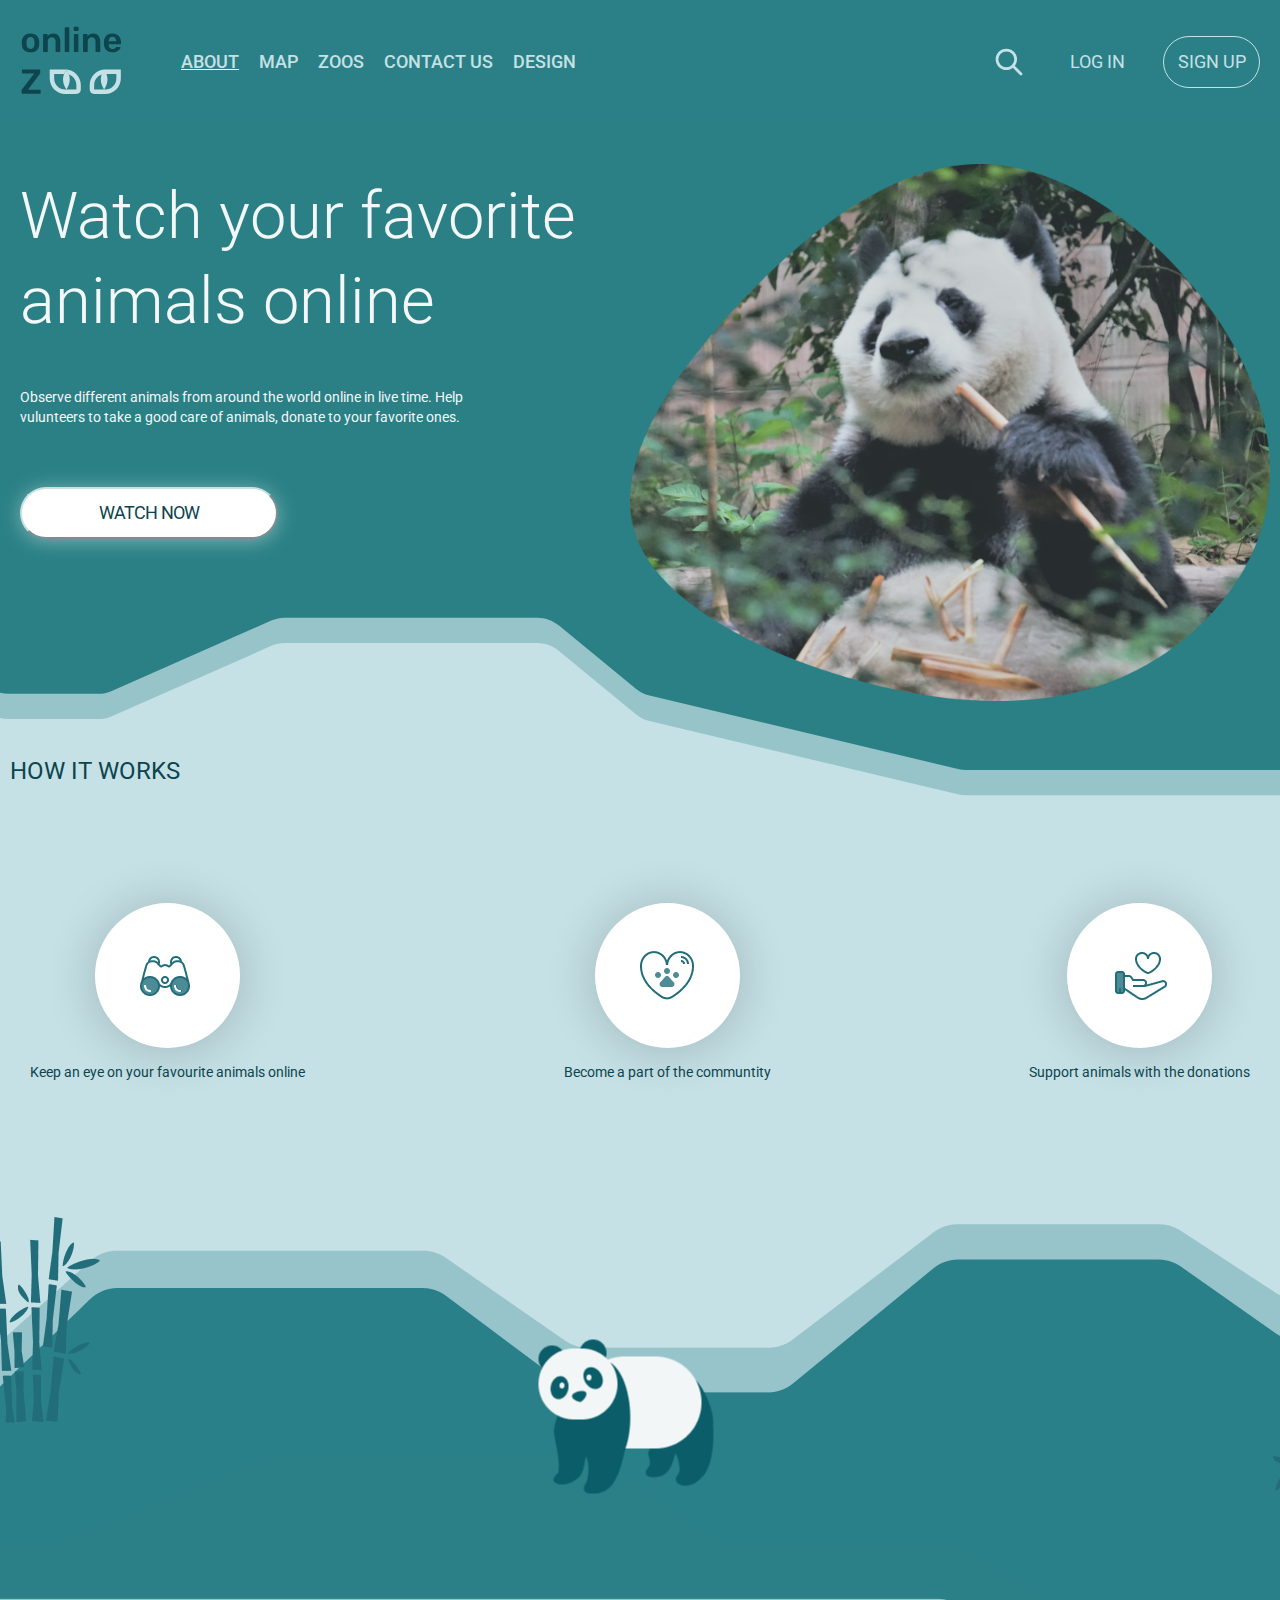
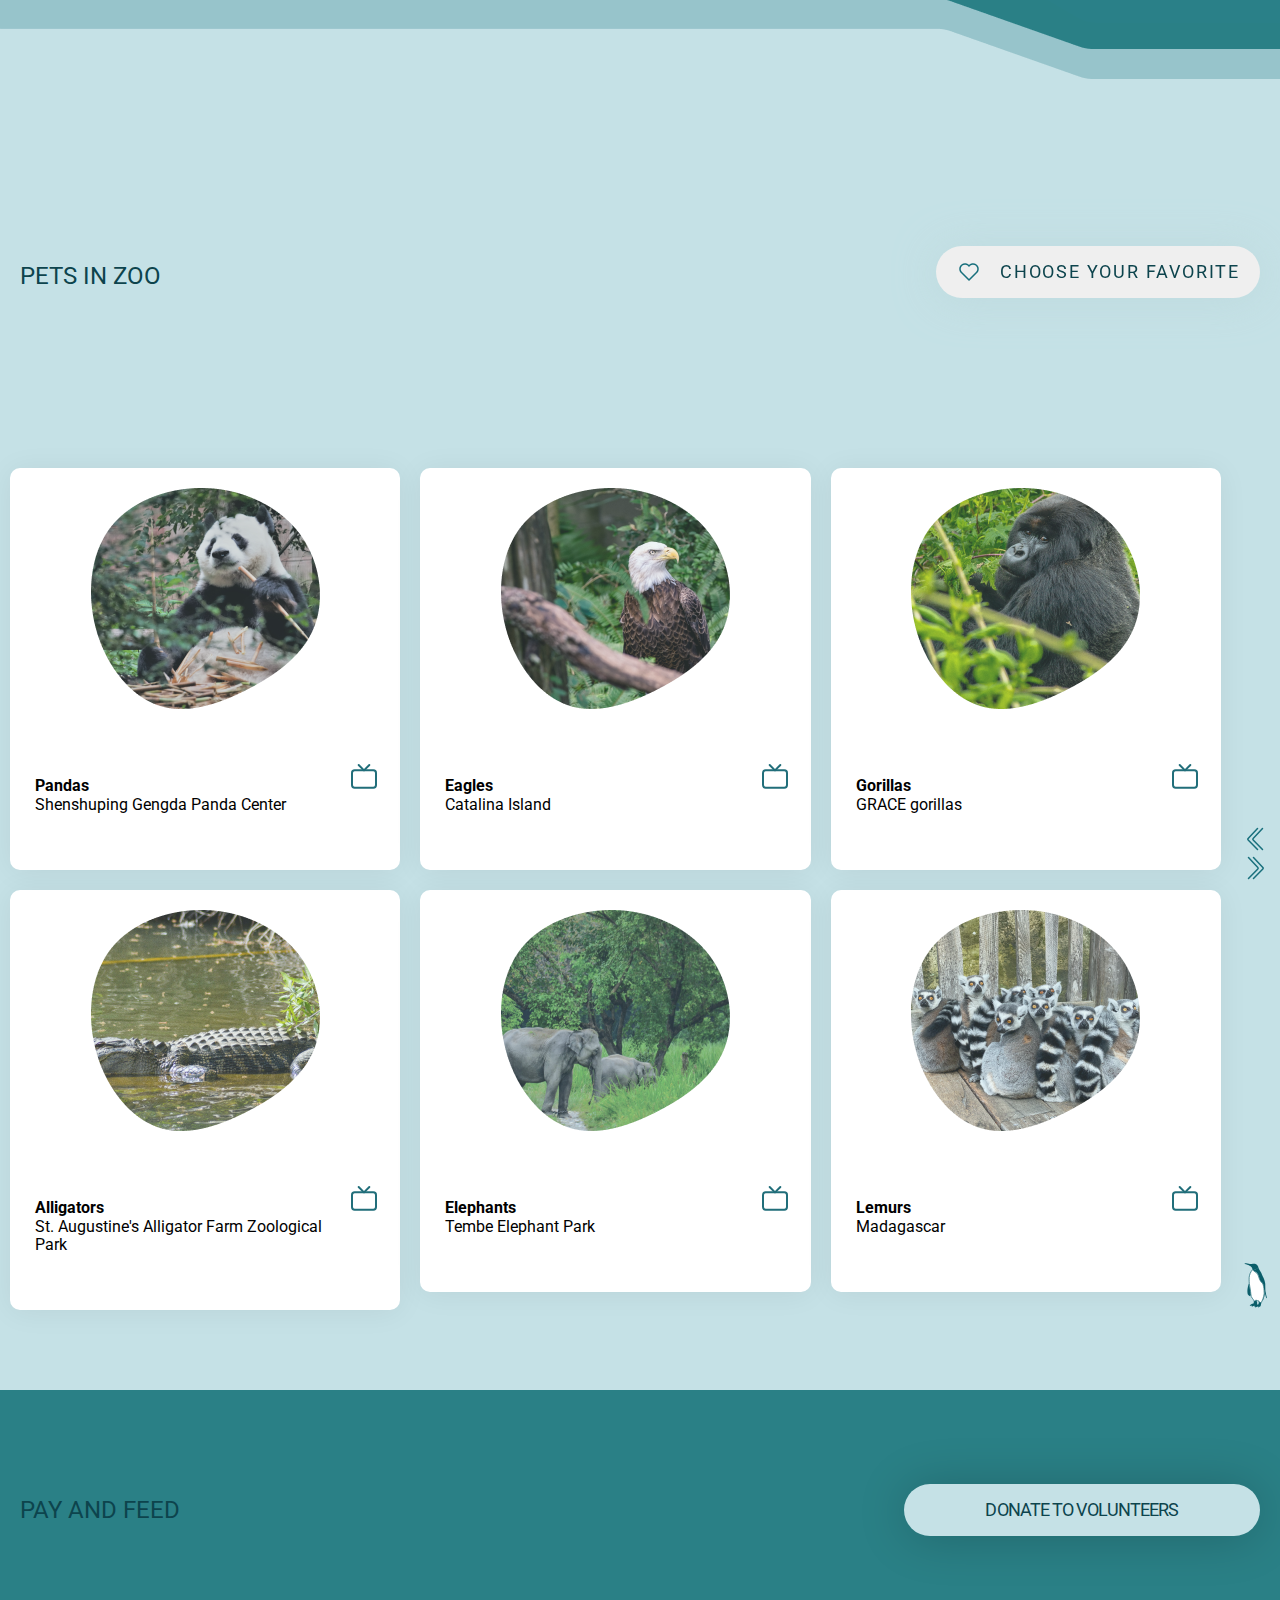
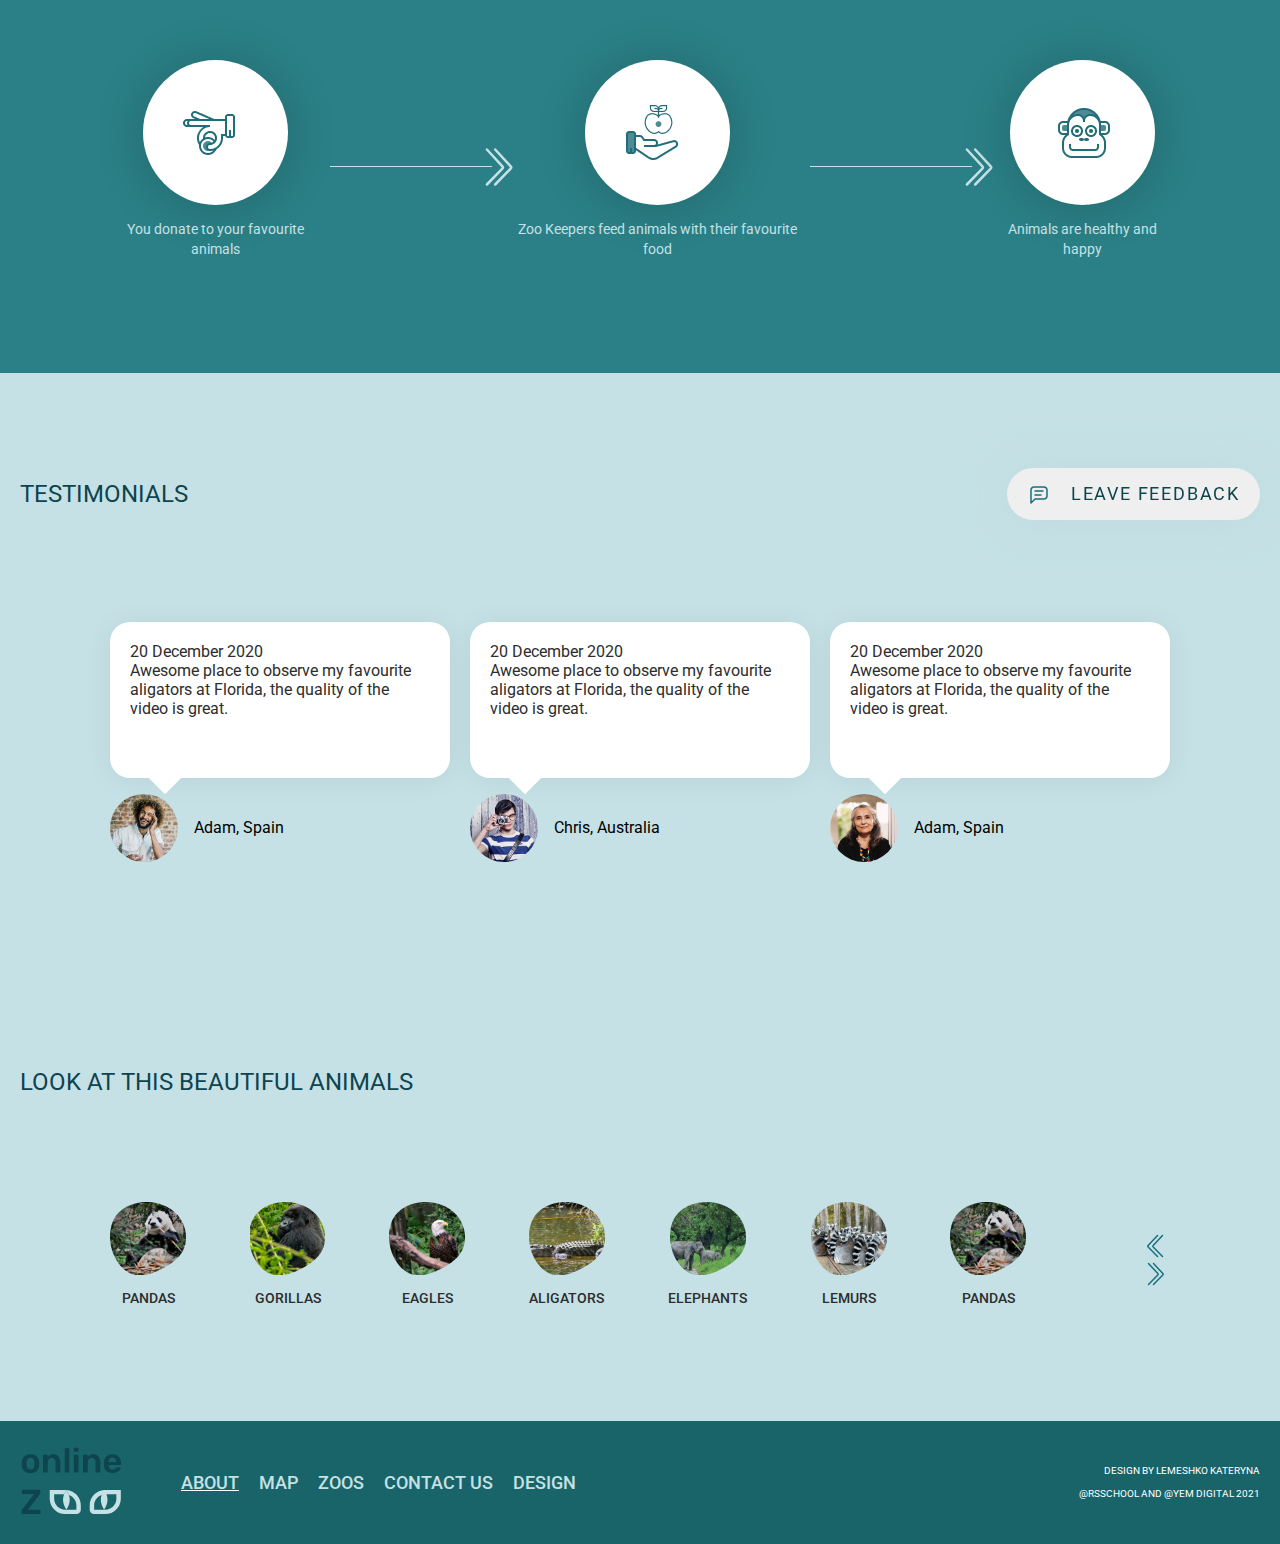
<file: index.html>
<!DOCTYPE html>
<html lang="en">

<head>
    <meta charset="UTF-8">
    <meta http-equiv="X-UA-Compatible" content="IE=edge">
    <meta name="viewport" content="width=device-width, initial-scale=1.0">
    <link rel="icon" href="./images/Logo-large.svg" type="image/png">
    <link href="https://fonts.googleapis.com/css2?family=Roboto:wght@400;500;700&display=swap" rel="stylesheet">

    <link rel="stylesheet" href="./normolize.css">
    <link rel="stylesheet" href="./style.css">
    <title>ONLINE ZOO</title>
</head>

<body>
    <div class="wrapper-greenblue">
        <header class="header">
            <h1 class="header__title">Online ZOO</h1>
            <img class="header__logo" src="./images/Logo-large.svg" alt="logo">
            <nav class="header__navigation navigation">
                <ul class="header__navigation_list">
                    <li class="navigation__item navigation__item_active">
                        <a class="navigation__link" href="#">ABOUT</a>
                    </li>
                    <li class="navigation__item">
                        <a class="navigation__link" target=_blank href="./map.html">MAP</a>
                    </li>
                    <li class="navigation__item">
                        <a class="navigation__link" target=_blank href="./zoos-panda.html">ZOOS</a>
                    </li>
                    <li class="navigation__item">
                        <a class="navigation__link" target=_blank href="./404.html">CONTACT US</a>
                    </li>
                    <li class="navigation__item">
                        <a class="navigation__link" target=_blank href="./404.html">DESIGN</a>
                    </li>
                </ul>

            </nav>
            <aside class="header__buttons">
                <img class="header__search" src="./images/Frame.svg" alt="search">
                <button class="header__button header__button_log-in" id="log-in">LOG IN</button>
                <button class="header__button header__button_sign-up" id="sign-up">SIGN UP</button>

            </aside>
            <img class="header__burger-menu" src="./images/Burger-menu.svg" alt="burger-menu">
        </header>
    </div>



    <main class="main">
        <div class="wrapper-white wrapper-greenblue__background">
            <section class="main__section animals-online">

                <div class="animals-online__content">

                    <h1 class="animals-online__title">
                        Watch your favorite<br>
                        animals online
                    </h1>
                    <p class="animals-online__text">Observe different animals from around the world online in live
                        time. Help vulunteers to take a
                        good care of animals, donate to your favorite ones.</p>
                    <a target=_blank href="./zoos-panda.html"><button class="animals-online__button">Watch
                            now</button></a>
                </div>

                <img class="animals-online__photo" src="./images/Panda.png" alt="Panda"></a>

            </section>
        </div>


        <div class="wrapper-white">
            <section class="main__section how-it-works">
                <h1 class="how-it-works__title">
                    HOW IT WORKS
                </h1>

                <div class="how-it-works__content">
                    <article class="how-it-works__info-card info-card">
                        <div class="info-card__image">
                            <div class="icons-binoculars"></div>
                        </div>
                        <p class="info-card__text">
                            Keep an eye on your favourite animals online
                        </p>
                    </article>
                    <article class="how-it-works__info-card info-card">
                        <div class="info-card__image">
                            <div class="icons-dog-paw-print"></div>
                        </div>
                        <p class="info-card__text">
                            Become a part of the communtity
                        </p>
                    </article>
                    <article class="how-it-works__info-card info-card">
                        <div class="info-card__image">
                            <div class="icons-trusts"></div>
                        </div>
                        <p class="info-card__text">
                            Support animals with the donations
                        </p>
                    </article>
                </div>

            </section>
        </div>

        <div class="wrapper-white">
            <div class="main__illustration">
                <div class="panda"></div>
            </div>
        </div>


        <div class="wrapper-white">
            <section class="main__section pets-in-zoo">
                <header class="pets-in-zoo__header">

                    <h1 class="pets-in-zoo__title">
                        PETS IN ZOO
                    </h1>

                    <button class="pets-in-zoo__button">
                        <span class="pets-in-zoo__icon"></span>
                        CHOOSE YOUR FAVORITE
                    </button>
                </header>


                <div class="pets-in-zoo__table">
                    <div class="pets-in-zoo__column">
                        <article class="pets-in-zoo__card card">
                            <img class="card__image" src="./images/Mask Group.png" alt="Pandas">
                            <div class="card__footer">
                                <p class="card__title">
                                    <b>Pandas</b>
                                    <br>
                                    Shenshuping Gengda Panda Center
                                </p>
                                <a target=_blank href="./zoos-panda.html"><img src="./images/icon-tv.svg"
                                        alt="icon-tv"></a>
                            </div>
                        </article>
                        <article class="pets-in-zoo__card card">
                            <img class="card__image" src="./images/aligator.png" alt="Alligators">
                            <div class="card__footer">
                                <p class="card__title">
                                    <b>Alligators</b>
                                    <br>
                                    St. Augustine's Alligator Farm Zoological Park
                                </p>
                                <a target=_blank href="./zoos-aligator.html"><img src="./images/icon-tv.svg"
                                        alt="icon-tv"></a>
                            </div>
                        </article>
                    </div>

                    <div class="pets-in-zoo__column">
                        <article class="pets-in-zoo__card card">
                            <img class="card__image" src="./images/Eagle.png" alt="Eagles">
                            <div class="card__footer">
                                <p class="card__title">
                                    <b>Eagles</b>
                                    <br>
                                    Catalina Island
                                </p>
                                <a target=_blank href="./zoos-eagle.html"><img src="./images/icon-tv.svg"
                                        alt="icon-tv"></a>
                            </div>
                        </article>
                        <article class="pets-in-zoo__card card">
                            <img class="card__image" src="./images/Elephant.png" alt="Elephants">
                            <div class="card__footer">
                                <p class="card__title">
                                    <b>Elephants</b>
                                    <br>
                                    Tembe Elephant Park
                                </p>
                                <a target=_blank href="./404.html"><img src="./images/icon-tv.svg" alt="icon-tv"></a>
                            </div>
                        </article>
                    </div>

                    <div class="pets-in-zoo__column">
                        <article class="pets-in-zoo__card card">
                            <img class="card__image" src="./images/gorila.png" alt="Gorillas">
                            <div class="card__footer">
                                <p class="card__title">
                                    <b>Gorillas</b>
                                    <br>
                                    GRACE gorillas
                                </p>
                                <a target=_blank href="./zoos-gorilla.html"><img src="./images/icon-tv.svg"
                                        alt="icon-tv"></a>
                            </div>
                        </article>
                        <article class="pets-in-zoo__card card">
                            <img class="card__image" src="./images/Lemur.png" alt="Lemurs">
                            <div class="card__footer">
                                <p class="card__title">
                                    <b>Lemurs</b>
                                    <br>
                                    Madagascar
                                </p>
                                <a target=_blank href="./404.html"><img src="./images/icon-tv.svg" alt="icon-tv"></a>
                            </div>
                        </article>
                    </div>
                    <div class="pets-in-zoo__column-control">
                        <div class="pets-in-zoo__column-controls">
                            <button class="pets-in-zoo__arrow">
                                <img src="./images/logo-left.svg" alt="logo-left">
                            </button>
                            <button class="pets-in-zoo__arrow">
                                <img class="card__logo" src="./images/logo-right.svg" alt="logo-right">
                            </button>
                        </div>
                        <img class="pets-in-zoo__image" src="./images/Penguin.svg" alt="logo-penguin">
                    </div>
                </div>
            </section>
        </div>


        <div class="wrapper-greenblue wrapper-greenblue__pay-and-feed">
            <section class="main__section pay-and-feed">
                <header class="pay-and-feed__header">

                    <h1 class="pay-and-feed__title">
                        Pay and feed
                    </h1>

                    <button class="pay-and-feed__button">

                        Donate to volunteers
                    </button>
                </header>

                <div class="pay-and-feed__content">
                    <article class="pay-and-feed__info-card info-card">
                        <div class="info-card__image">
                            <div class="icons-pay"></div>
                        </div>
                        <p class="info-card__texts">
                            You donate to your favourite animals
                        </p>
                    </article>

                    <div class="info-card__vector">
                        <div class="lines"></div>
                        <img class="lines1" src="./images/arrow-white.svg" alt="arrow-white">

                    </div>

                    <article class="pay-and-feed__info-card info-card">
                        <div class="info-card__image">
                            <div class="icons-trust"></div>
                        </div>
                        <p class="info-card__texts">
                            Zoo Keepers feed animals with their favourite food
                        </p>
                    </article>

                    <div class="info-card__vector">
                        <div class="lines"></div>
                        <img class="lines1" src="./images/arrow-white.svg" alt="arrow-white">

                    </div>

                    <article class="pay-and-feed__info-card info-card">
                        <div class="info-card__image">
                            <div class="icons-monkey"></div>
                        </div>
                        <p class="info-card__texts">
                            Animals are healthy and happy
                        </p>
                    </article>
                </div>
            </section>
        </div>


        <div class="wrapper-white">
            <section class="main__section testimonials">
                <header class="testimonials__header">
                    <h1 class="testimonials__title">
                        Testimonials
                    </h1>

                    <button class="testimonials__button">
                        <span class="testimonials__icon"></span>
                        LEAVE FEEDBACK
                    </button>
                </header>

                <div class="testimonials__feedback feedback">
                    <article class="feedback__answer">
                        <p class="feedback__comment"><span>20 December 2020</span><br>
                            Awesome place to observe my favourite aligators at Florida, the quality of the video is
                            great.
                        </p>
                        <div class="feedback__person">
                            <img src="./images/feedback1.svg" alt="feedback1">
                            <p class="feedback__contact">Adam, Spain</p>
                        </div>
                    </article>

                    <article class="feedback__answer">
                        <p class="feedback__comment"><span>20 December 2020</span><br>
                            Awesome place to observe my favourite aligators at Florida, the quality of the video is
                            great.
                        </p>
                        <div class="feedback__person">
                            <img src="./images/feedback2.svg" alt="feedback2">
                            <p class="feedback__contact">Chris, Australia</p>
                        </div>
                    </article>

                    <article class="feedback__answer">
                        <p class="feedback__comment"><span>20 December 2020</span><br>
                            Awesome place to observe my favourite aligators at Florida, the quality of the video is
                            great.
                        </p>
                        <div class="feedback__person">
                            <img src="./images/feedback3.svg" alt="feedback3">
                            <p class="feedback__contact">Adam, Spain</p>
                        </div>
                    </article>
                </div>
            </section>
        </div>

        <div class="wrapper-white">
            <section class="main__section Look-at-this-beautiful-animals">
                <header class="Look-at-this-beautiful-animals__header">

                    <h1 class="Look-at-this-beautiful-animals__title">
                        Look at this beautiful animals
                    </h1>
                </header>
                <div class="Look-at-this-beautiful__content">
                    <article class="Look-at-this-beautiful__info-card info-card">
                        <div class="Look-at-this-beautiful__image">
                            <a target=_blank href="./zoos-panda.html">
                                <img class="animals-panda"
                                    src="./images/mini-animals.png" alt="Pandas"></a>
                        </div>
                        <p class="Look-at-this-beautiful__text">
                            Pandas
                        </p>
                    </article>

                    <article class="Look-at-this-beautiful__info-card info-card">
                        <div class="Look-at-this-beautiful__image">
                            <a target=_blank href="./zoos-gorilla.html">
                                <img class="animals-gorilla"
                                    src="./images/mini-animals.png" alt="Gorillas"></a>
                        </div>
                        <p class="Look-at-this-beautiful__text">
                            Gorillas
                        </p>
                    </article>

                    <article class="Look-at-this-beautiful__info-card info-card">
                        <div class="Look-at-this-beautiful__image">
                            <a target=_blank href="./zoos-eagle.html">
                                <img class="animals-eagle"
                                    src="./images/mini-animals.png" alt="Eagles"></a>
                        </div>
                        <p class="Look-at-this-beautiful__text">
                            Eagles
                        </p>
                    </article>

                    <article class="Look-at-this-beautiful__info-card info-card">
                        <div class="Look-at-this-beautiful__image">
                            <a target=_blank href="./zoos-aligator.html">
                                <img class="animals-aligator"
                                    src="./images/mini-animals.png" alt="Aligators"></a>
                        </div>
                        <p class="Look-at-this-beautiful__text">
                            Aligators
                        </p>
                    </article>

                    <article class="Look-at-this-beautiful__info-card info-card">
                        <div class="Look-at-this-beautiful__image">
                            <a target=_blank href="./404.html"><img class="animals-elephant"
                                    src="./images/mini-animals.png" alt="Elephants"></a>
                        </div>
                        <p class="Look-at-this-beautiful__text">
                            Elephants
                        </p>
                    </article>

                    <article class="Look-at-this-beautiful__info-card info-card">
                        <div class="Look-at-this-beautiful__image">
                            <a target=_blank href="./404.html"><img class="animals-lemur" src="./images/mini-lemur.png"
                                    alt="Lemurs"></a>
                        </div>
                        <p class="Look-at-this-beautiful__text">
                            Lemurs
                        </p>
                    </article>


                    <article class="Look-at-this-beautiful__info-card info-card">
                        <div class="Look-at-this-beautiful__image">
                            <a target=_blank href="./zoos-panda.html"><img class="animals-panda"
                                    src="./images/mini-animals.png" alt="Pandas"></a>
                        </div>
                        <p class="Look-at-this-beautiful__text">
                            Pandas
                        </p>
                    </article>

                    <div class="Look-at-this-beautiful__column">
                        <button class="Look-at-this-beautiful__arrow">
                            <img class="card__logo" src="./images/logo-left.svg" alt="logo-left">
                        </button>
                        <button class="Look-at-this-beautiful__arrow">
                            <img class="card__logo" src="./images/logo-right.svg" alt="logo-right">
                        </button>
                    </div>
                </div>
            </section>
        </div>
    </main>

    <div class="wrapper-greenblue__footer">
        <footer class="footer">
            <h1 class="footer__title">Online ZOO</h1>
            <img class="footer__logo" src="./images/Logo-large.svg" alt="logo">
            <nav class="footer__navigation navigation">
                <ul class="footer__navigation_list">
                    <li class="navigation__item navigation__item_active">
                        <a class="navigation__link" href="#">ABOUT</a>
                    </li>
                    <li class="navigation__item">
                        <a class="navigation__link" href="./map.html">MAP</a>
                    </li>
                    <li class="navigation__item">
                        <a class="navigation__link" href="./zoos-panda.html">ZOOS</a>
                    </li>
                    <li class="navigation__item">
                        <a class="navigation__link" href="./404.html">CONTACT US</a>
                    </li>
                    <li class="navigation__item">
                        <a class="navigation__link" href="./404.html">DESIGN</a>
                    </li>
                </ul>
            </nav>
            <aside class="footer__about-site">
                <p class="text__design-by">DESIGN BY LEMESHKO KATERYNA</p>
                <br>
                <p class="text__about-school">@RSSCHOOL AND @YEM DIGITAL 2021</p>

            </aside>
        </footer>
    </div>

    <div class="popup" id="popup">
        <div class="popup__content">

            <header class="popup__header">
                <img class="popup__header-logo" src="./images/Logo-large.svg" alt="logo">

                <img class="popup__close" src="./images/icon-cross.png" alt="cross" id="popup__close">

            </header>

            <main class="popup__main">
                <div class="popup__tabs">
                    <button class="popup__tab popup__tab_active">
                        Create acccount
                    </button>
                    <button class="popup__tab">
                        Log in
                    </button>

                </div>

                <section class="popup__butten">
                    <button class="butten__google">
                        <img class="google__icon" src="./images/Google__Logo.svg"> Google Sign in
                    </button>
                    <button class="butten__facebook">
                        <img class="facebook__icon" src="./images/logo__facebook.svg">
                        Facebook Sign in
                    </button>
                </section>

                <form class="popup__form">
                    <label class="popup__form popup__form_label">
                        name
                        <input class="popup__form_input" name="answertext">
                    </label>

                    <label class="popup__form popup__form_label">
                        email
                        <input class="popup__form_input" name="answertext">
                    </label>

                    <label class="popup__form popup__form_label">
                        password
                        <input class="popup__form_input" name="passwordtext">
                    </label>
                </form>

                <div class="popup__agree-form">
                    <input class="popup__agree-form popup__agree-form_coment" id="comment" type="checkbox"
                        name="comment" value="yes">
                    <label class="popup__agree-form popup__agree-form_inline" for="comment">Agree with the User
                        Agreement and
                        Privacy Policy </label>
                </div>
                <section class="popup__send">
                    <button class="butten__send">
                        send
                    </button>
                </section>

            </main>
        </div>
        <div class="popup__background"></div>
    </div>

    <script src="index.js"></script>
</body>


</html>
</file>
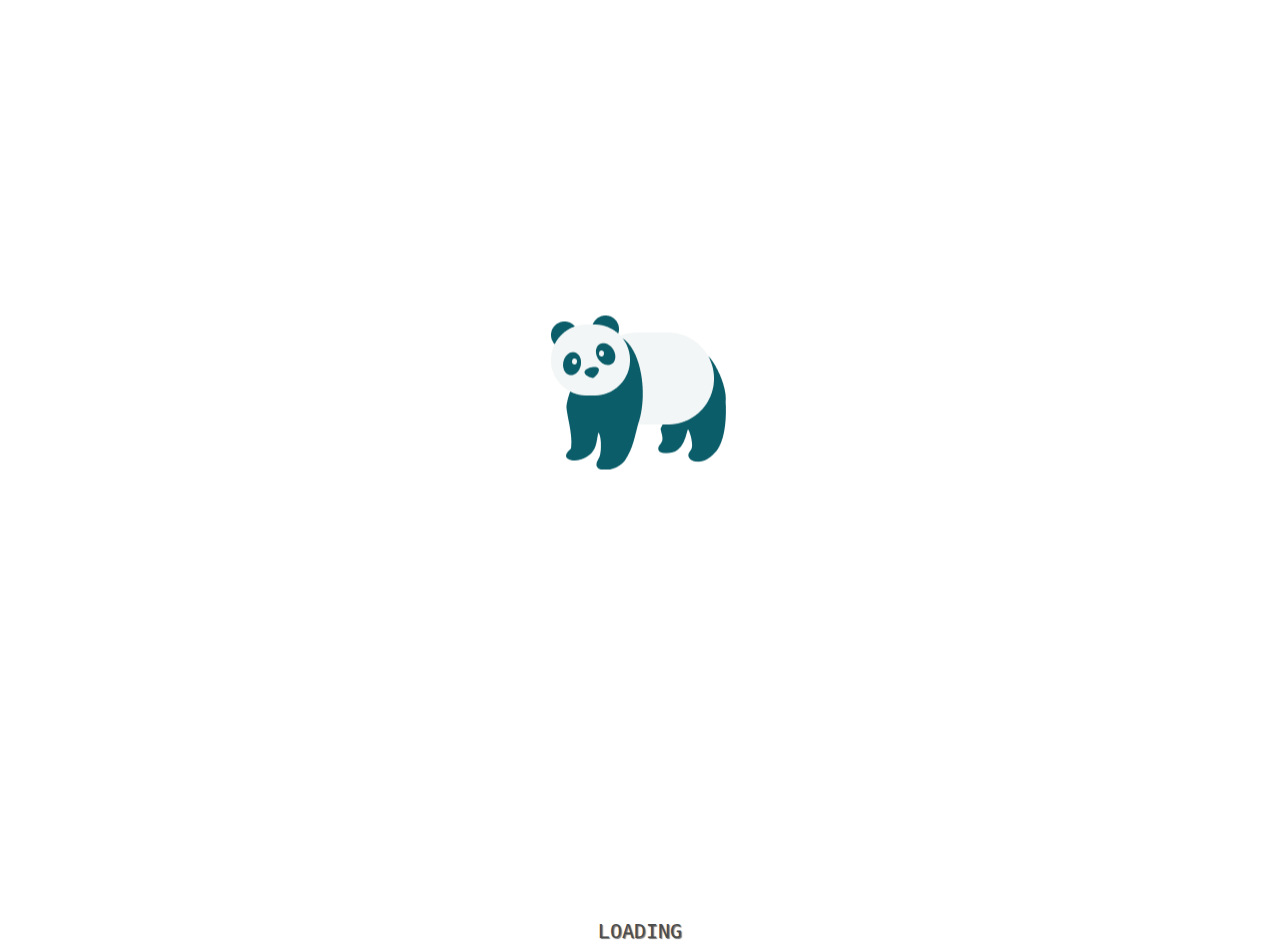
<file: animation.html>
<!DOCTYPE html>
<html lang="en">

<head>
    <meta charset="UTF-8">
    <meta http-equiv="X-UA-Compatible" content="IE=edge">
    <meta name="viewport" content="width=device-width, initial-scale=1.0">
    <link rel="icon" href="./images/Logo-large.svg" type="image/png">
    <link href="https://fonts.googleapis.com/css2?family=Roboto:wght@400;500;700&display=swap" rel="stylesheet">

    <link rel="stylesheet" href="./normolize.css">
    <link rel="stylesheet" href="./animation.css">
    <title>ONLINE ZOO</title>
</head>

<body>


    <!-- <div class="sprite">

        <input type='radio' name='sprites' id='s1' hidden checked>
        <label for='s3'>Running Cat</label>
        <div class='sprite catSprite'>
            <img src='http://vsync.s3.amazonaws.com/resources/tuna_sprite.png'>
        </div>
    </div> -->

    <div class="moon">
        <p class="loading">LOADING</p>
        <span class="left"><<</span>
        <input type="radio" class="left" name="direction">
        <span class="right">>></span>
        <input type="radio" class="right"  name="direction">
        <div class="panda"></div>
    </div>


    <!-- <div class="sprite"></div>	  -->


    <!-- <div class="weight">
        <div class="panda">
          <div class="panda__contain">
            <div class="panda__ears"></div>
            <div class="panda__head">
              <div class="panda__eyes"></div>
              <div class="panda__nose"></div>
            </div>
          </div>
          <div class="panda__arms"></div>
          <div class="panda__body"></div>
          <div class="panda__legs"></div>
        </div>
      </div>
      <div class="panda__shadow"></div>

    <script src="index.js"></script> -->

</body>


</html>
</file>
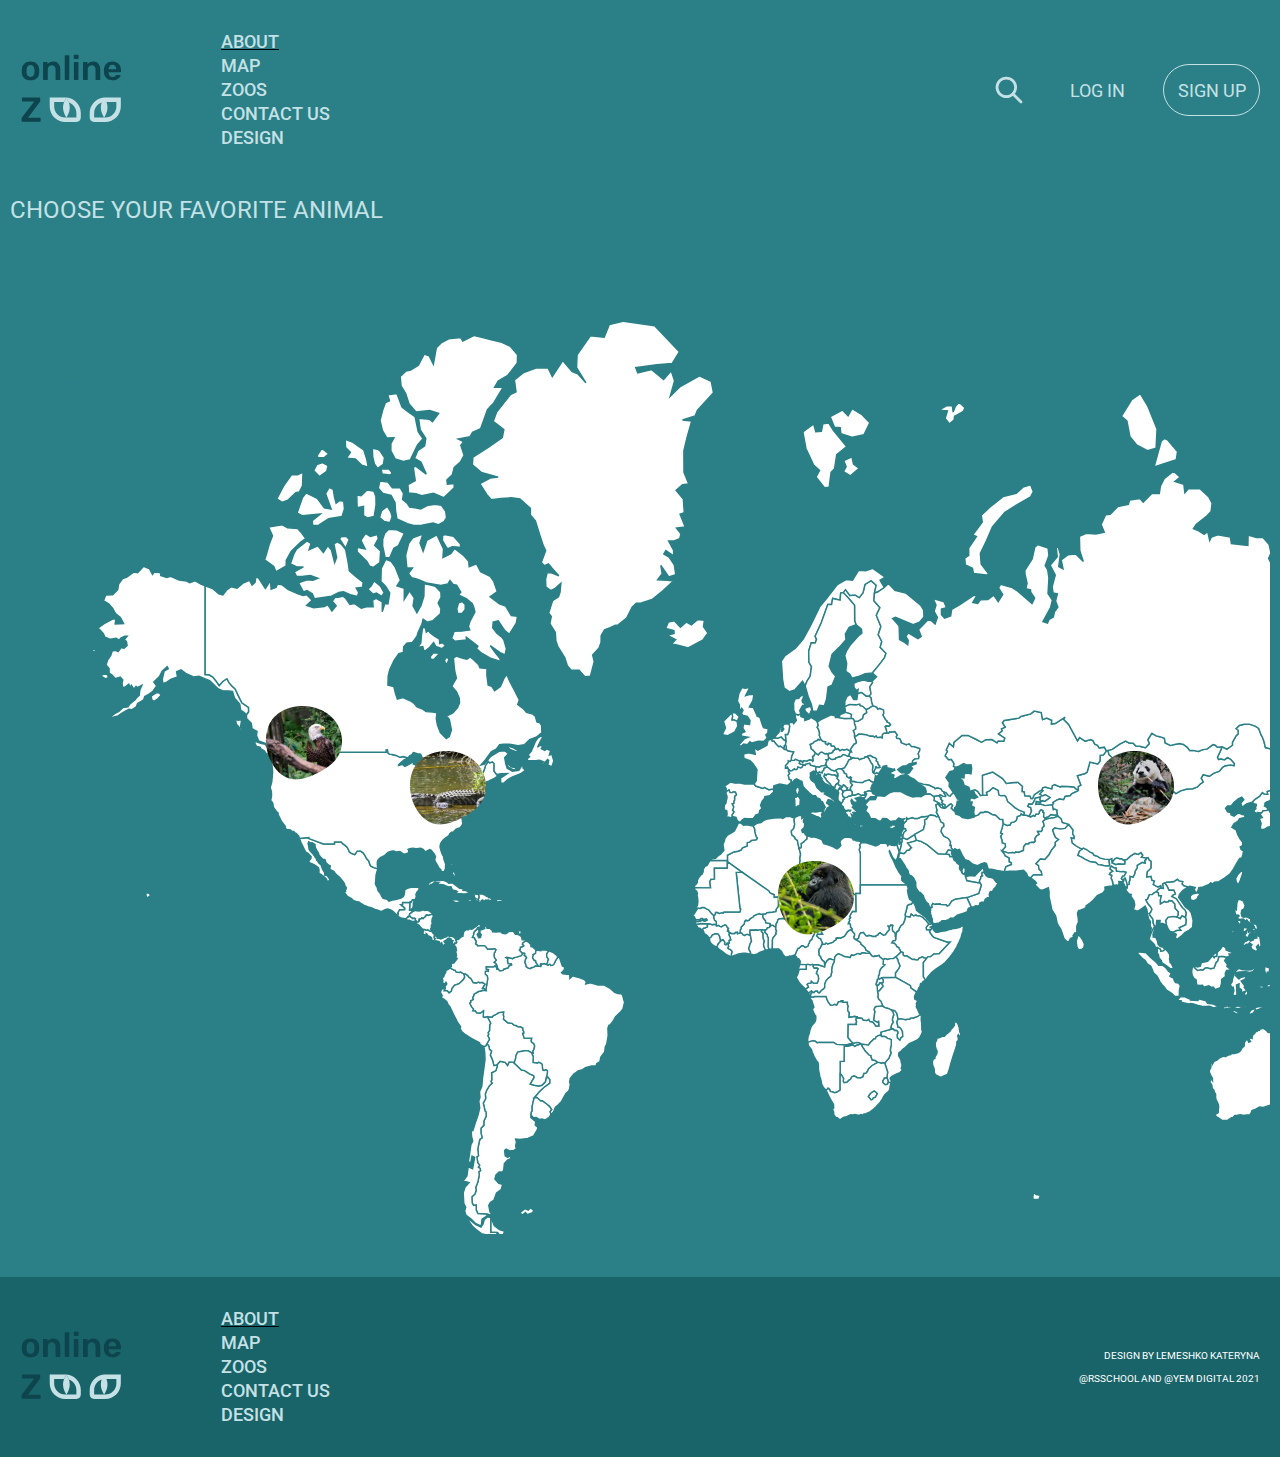
<file: list1.html>
<!DOCTYPE html>
<html lang="en">

<head>
    <meta charset="UTF-8">
    <meta http-equiv="X-UA-Compatible" content="IE=edge">
    <meta name="viewport" content="width=device-width, initial-scale=1.0">
    <link rel="icon" href="/images/Logo-large.svg" type="image/png">
    <link href="https://fonts.googleapis.com/css2?family=Roboto:wght@400;500;700&display=swap" rel="stylesheet">

    <link rel="stylesheet" href="./normolize.css">
    <link rel="stylesheet" href="./style.css">
    <title>ONLINE ZOO</title>
</head>

<body>
    <div class="wrapper-greenblue">
        <header class="header">
            <h1 class="header__title">Online ZOO</h1>
            <img class="header__logo" src="./images/Logo-large.svg" alt="logo">
            <nav class="header__navigation navigation">
                <ul class="navigation__list">
                    <li class="navigation__item navigation__item_active">
                        <a class="navigation__link" href="#">ABOUT</a>
                    </li>
                    <li class="navigation__item">
                        <a class="navigation__link" href="#">MAP</a>
                    </li>
                    <li class="navigation__item">
                        <a class="navigation__link" href="#">ZOOS</a>
                    </li>
                    <li class="navigation__item">
                        <a class="navigation__link" href="#">CONTACT US</a>
                    </li>
                    <li class="navigation__item">
                        <a class="navigation__link" href="#">DESIGN</a>
                    </li>
                </ul>

            </nav>
            <aside class="header__buttons">
                <img class="header__search" src="./images/Frame.svg" alt="search">
                <button class="header__button header__button_log-in">LOG IN</button>
                <button class="header__button header__button_sign-up">SIGN UP</button>
            </aside>
        </header>
    </div>

    <main class="main">
        <div class="wrapper-greenblue">
            <section class="main__section choose-your-favorite-animal">
                <h1 class="Choose-your-favorite-Animal__title">
                    Choose your favorite Animal
                </h1>

                <div class="Choose-your-favorite-Animal__content">
                    <article class="Choose-your-favorite-Animal__info-card-map info-card-map">
                        <div class="info-card__map">
                            <img src="/images/Map.svg" alt="Map">
                            <img class="info-card-map__aligator" src="/images/mini-aligator.png" alt="aligator">
                            <img class="info-card-map__panda" src="/images/mini-panda.png" alt="panda">
                            <img class="info-card-map__gorila" src="/images/mini-gorila.png" alt="gorila">
                            <img class="info-card-map__eagle" src="/images/mini-eagle.png" alt="eagle">
                        </div>
                    </article>
            </section>
        </div>
    </main>

    </div>
    <div class="wrapper-greenblue__footer">
        <footer class="footer">
            <h1 class="footer__title">Online ZOO</h1>
            <img class="footer__logo" src="./images/Logo-large.svg" alt="logo">
            <nav class="footer__navigation navigation">
                <ul class="navigation__list">
                    <li class="navigation__item navigation__item_active">
                        <a class="navigation__link" href="#">ABOUT</a>
                    </li>
                    <li class="navigation__item">
                        <a class="navigation__link" href="#">MAP</a>
                    </li>
                    <li class="navigation__item">
                        <a class="navigation__link" href="#">ZOOS</a>
                    </li>
                    <li class="navigation__item">
                        <a class="navigation__link" href="#">CONTACT US</a>
                    </li>
                    <li class="navigation__item">
                        <a class="navigation__link" href="#">DESIGN</a>
                    </li>
                </ul>

            </nav>
            <aside class="footer__about-site">
                <p class="text__design-by">DESIGN BY LEMESHKO KATERYNA</p>
                <br>
                <p class="text__about-school">@RSSCHOOL AND @YEM DIGITAL 2021</p>

            </aside>
        </footer>
    </div>
</body>
</file>
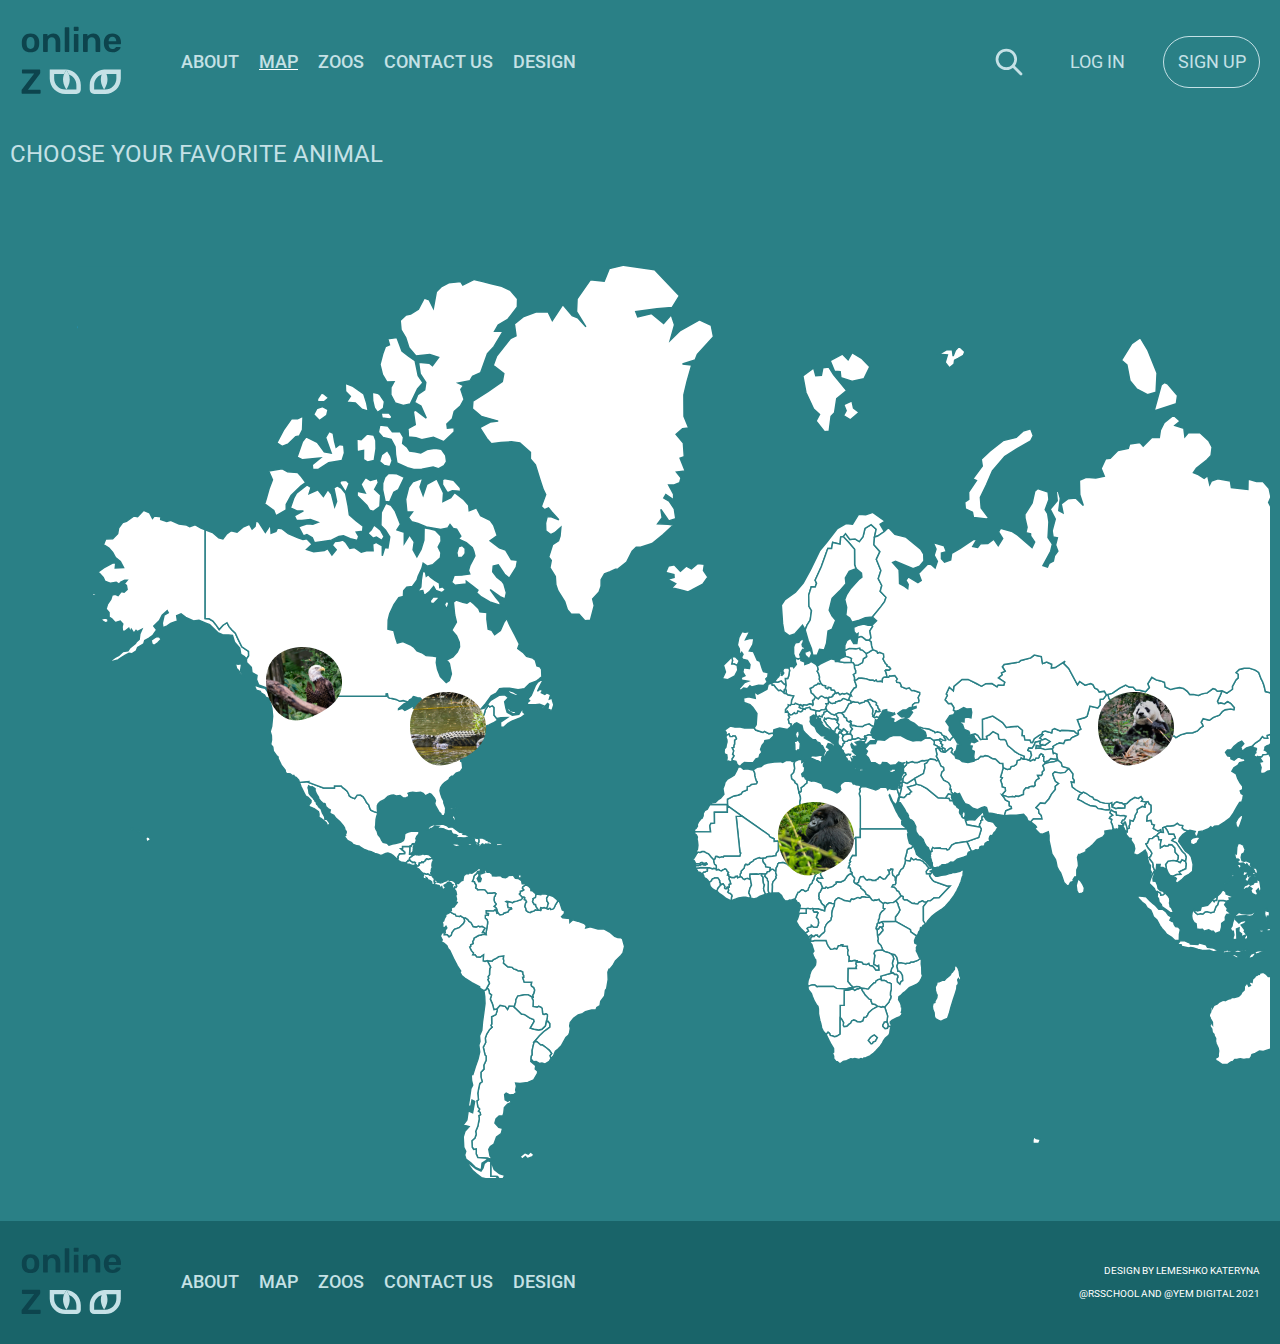
<file: map.html>
<!DOCTYPE html>
<html lang="en">

<head>
    <meta charset="UTF-8">
    <meta http-equiv="X-UA-Compatible" content="IE=edge">
    <meta name="viewport" content="width=device-width, initial-scale=1.0">
    <link rel="icon" href="./images/Logo-large.svg" type="image/png">
    <link href="https://fonts.googleapis.com/css2?family=Roboto:wght@400;500;700&display=swap" rel="stylesheet">

    <link rel="stylesheet" href="./normolize.css">
    <link rel="stylesheet" href="./style.css">
    <title>ONLINE ZOO</title>
</head>

<body>
    <div class="wrapper-greenblue">
        <header class="header">
            <h1 class="header__title">Online ZOO</h1>
            <img class="header__logo" src="./images/Logo-large.svg" alt="logo">
            <nav class="header__navigation navigation">
                <ul class="header__navigation_list">
                    <li class="navigation__item">
                        <a class="navigation__link" href="./index.html">ABOUT</a>
                    </li>
                    <li class="navigation__item navigation__item_active">
                        <a class="navigation__link" href="#">MAP</a>
                    </li>
                    <li class="navigation__item">
                        <a class="navigation__link" href="./zoos-panda.html">ZOOS</a>
                    </li>
                    <li class="navigation__item">
                        <a class="navigation__link" href="./404.html">CONTACT US</a>
                    </li>
                    <li class="navigation__item">
                        <a class="navigation__link" href="./404.html">DESIGN</a>
                    </li>
                </ul>

            </nav>
            <aside class="header__buttons">
                <img class="header__search" src="./images/Frame.svg" alt="search">
                <button class="header__button header__button_log-in">LOG IN</button>
                <button class="header__button header__button_sign-up">SIGN UP</button>
            </aside>
        </header>
    </div>

    <main class="main">
        <div class="wrapper-greenblue">
            <section class="main__section choose-your-favorite-animal">
                <h1 class="Choose-your-favorite-Animal__title">
                    Choose your favorite Animal
                </h1>

                <div class="Choose-your-favorite-Animal__content">
                    <article class="Choose-your-favorite-Animal__info-card-map info-card-map">
                        <div class="info-card__map">
                            <img src="./images/Map.svg" alt="Map">
                            <a class="info-card-map__aligator" target=_blank href="./zoos-aligator.html">
                                <img src="./images/mini-aligator.png" alt="aligator"></a>
                            <a class="info-card-map__panda" target=_blank href="./zoos-panda.html">
                                <img src="./images/mini-panda.png" alt="panda"></a>
                            <a class="info-card-map__gorila" target=_blank href="./zoos-gorilla.html">
                                <img src="./images/mini-gorila.png" alt="gorila"></a>
                            <a class="info-card-map__eagle" target=_blank href="./zoos-eagle.html">
                                <img src="./images/mini-eagle.png" alt="eagle"></a>
                        </div>
                    </article>
            </section>
        </div>
    </main>

    <div class="wrapper-greenblue__footer">
        <footer class="footer">
            <h1 class="footer__title">Online ZOO</h1>
            <img class="footer__logo" src="./images/Logo-large.svg" alt="logo">
            <nav class="footer__navigation navigation">
                <ul class="footer__navigation_list">
                    <li class="navigation__item">
                        <a class="navigation__link" href="./index.html">ABOUT</a>
                    </li>
                    <li class="navigation__item">
                        <a class="navigation__link" href="#">MAP</a>
                    </li>
                    <li class="navigation__item">
                        <a class="navigation__link" href="./zoos-panda.html">ZOOS</a>
                    </li>
                    <li class="navigation__item">
                        <a class="navigation__link" href="./404.html">CONTACT US</a>
                    </li>
                    <li class="navigation__item">
                        <a class="navigation__link" href="./404.html">DESIGN</a>
                    </li>
                </ul>

            </nav>
            <aside class="footer__about-site">
                <p class="text__design-by">DESIGN BY LEMESHKO KATERYNA</p>
                <br>
                <p class="text__about-school">@RSSCHOOL AND @YEM DIGITAL 2021</p>

            </aside>
        </footer>
    </div>
</body>
</file>
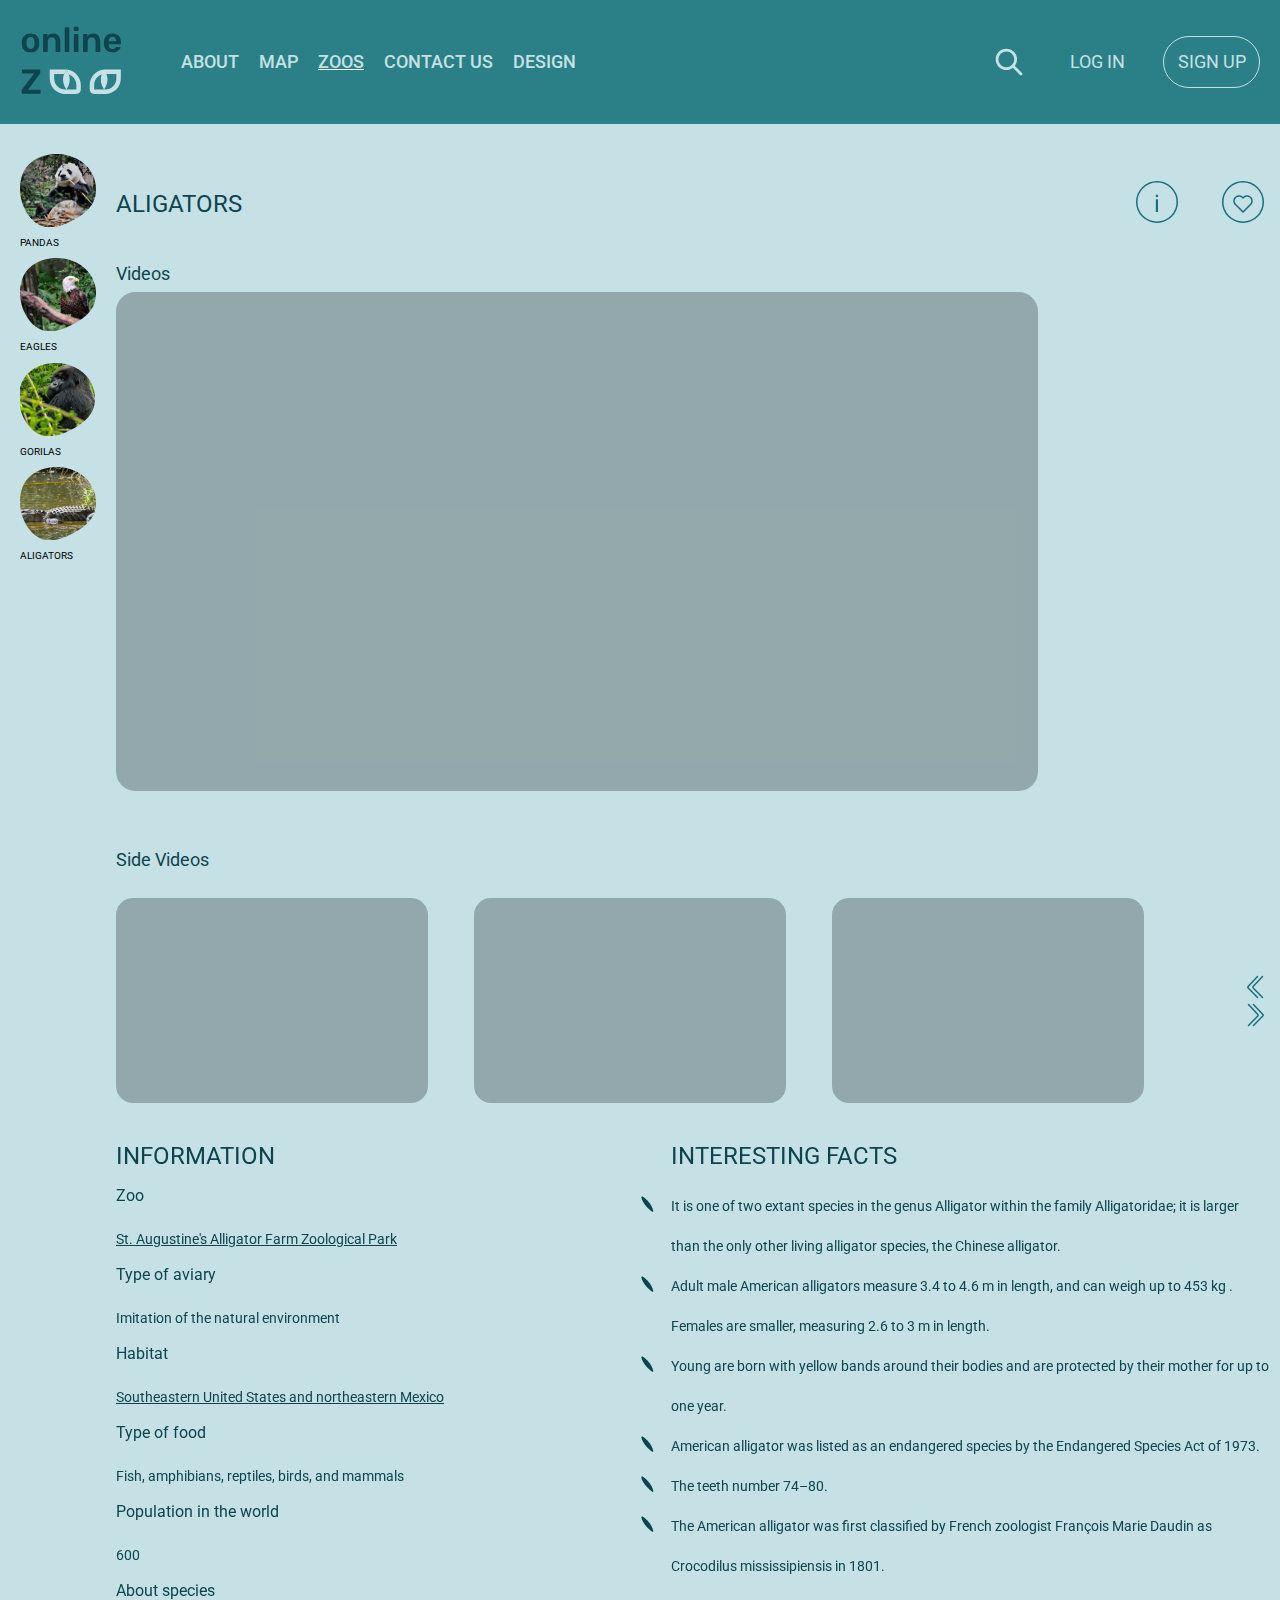
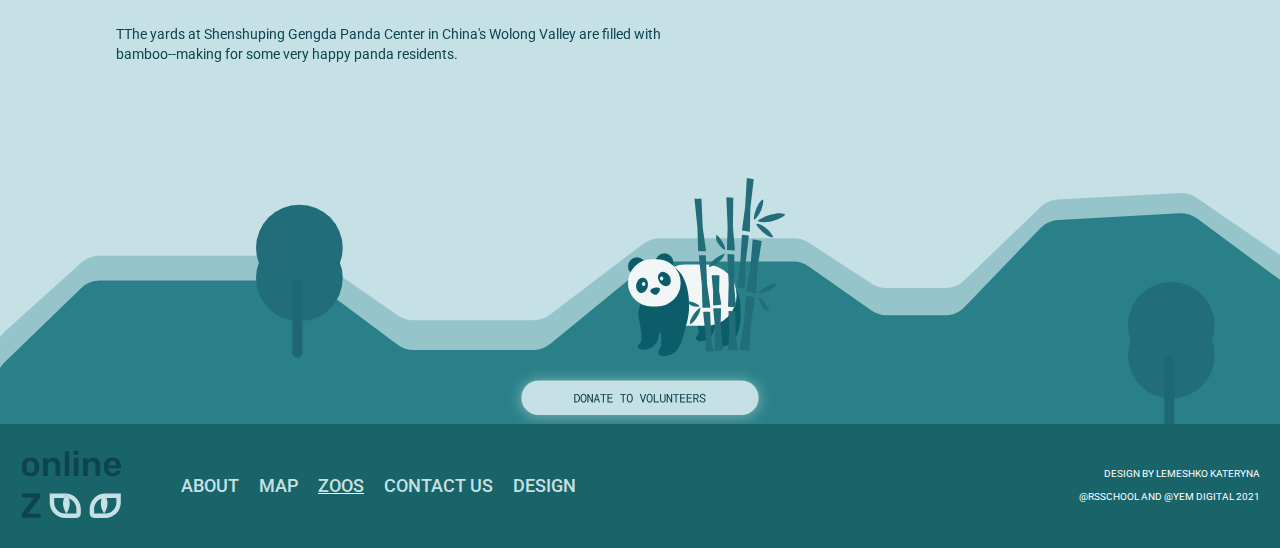
<file: zoos-aligator.html>
<!DOCTYPE html>
<html lang="en">

<head>
    <meta charset="UTF-8">
    <meta http-equiv="X-UA-Compatible" content="IE=edge">
    <meta name="viewport" content="width=device-width, initial-scale=1.0">
    <link rel="icon" href="./images/Logo-large.svg" type="image/png">
    <link href="https://fonts.googleapis.com/css2?family=Roboto:wght@400;500;700&display=swap" rel="stylesheet">

    <link rel="stylesheet" href="./normolize.css">
    <link rel="stylesheet" href="./style.css">
    <title>ONLINE ZOO</title>
</head>

<body>
    <div class="wrapper-greenblue">
        <header class="header">
            <h1 class="header__title">Online ZOO</h1>
            <img class="header__logo" src="./images/Logo-large.svg" alt="logo">
            <nav class="header__navigation navigation">
                <ul class="header__navigation_list">
                    <li class="navigation__item">
                        <a class="navigation__link" href="./index.html">ABOUT</a>
                    </li>
                    <li class="navigation__item">
                        <a class="navigation__link" href="./map.html">MAP</a>
                    </li>
                    <li class="navigation__item navigation__item_active">
                        <a class="navigation__link" href="#">ZOOS</a>
                    </li>
                    <li class="navigation__item">
                        <a class="navigation__link" href="./404.html">CONTACT US</a>
                    </li>
                    <li class="navigation__item">
                        <a class="navigation__link" href="./404.html">DESIGN</a>
                    </li>
                </ul>

            </nav>
            <aside class="header__buttons">
                <img class="header__search" src="./images/Frame.svg" alt="search">
                <button class="header__button header__button_log-in">LOG IN</button>
                <button class="header__button header__button_sign-up">SIGN UP</button>
            </aside>
            <img class="header__burger-menu" src="./images/Burger-menu.svg" alt="burger-menu">
        </header>
    </div>

    <main class="main">
        <div class="wrapper-white">
            <div class="main__section">
                <nav class="main__navigation">
                    <ul class="giant-pandas__navigation_list">
                        <li>
                            <a target=_blank href="./zoos-panda.html">
                                <img class="navigation__list_animals-panda"
                                    src="./images/mini-animals.png" alt="Pandas">                                                            
                            </a>
                            <p>PANDAS</p>
                        </li>
                        <li>
                            <a target=_blank href="./zoos-eagle.html">
                                <img class="navigation__list_animals-eagle" 
                                src="./images/mini-animals.png" alt="eagle">                           
                            </a>
                            <p>EAGLES</p>
                        </li>
                        <li>
                            <a target=_blank href="./zoos-gorilla.html"> 
                                <img class="navigation__list_animals-gorila" 
                                src="./images/mini-animals.png" alt="gorila">                           
                            </a>
                            <p>GORILAS</p>
                        </li>
                        <li>
                            <a target=_blank href="#">   
                                <img class="navigation__list_animals-aligator" 
                                src="./images/mini-animals.png" alt="aligator">                                                          
                            </a>
                            <p>ALIGATORS</p>
                        </li>
                </nav>
                <section class="main__content">
                    <header class="main__header">
                        <h1 class="giant-pandas__title">
                            Aligators
                        </h1>
                        <div class="giant-pandas__button">
                            <button class="giant-pandas__arrow">
                                <img src="./images/Bttn1.svg" alt="logo-bttn1">
                            </button>
                            <button class="giant-pandas__arrow">
                                <img src="./images/Bttn2.svg" alt="logo-bttn2">
                            </button>
                        </div>
                    </header>

                    <section class="main__cameras">
                        <h1 class="giant-pandas__text">Videos</h1>
                        <iframe class="video" src="https://www.youtube.com/embed/wN1eQ9sfuk4"
                            title="Watch a Croc's Brutal Death Roll | Boss Croc" frameborder="0"
                            allow="accelerometer; autoplay; clipboard-write; encrypted-media; gyroscope; picture-in-picture"
                            allowfullscreen></iframe>
                    </section>

                    <section class="main__side-cameras">
                        <h1 class="side-cameras__title">
                            Side videos
                        </h1>

                        <div class="side-cameras__content">
                            <article class="side-cameras__info-card">
                                <iframe class="video__side-cameras"
                                    src="https://www.youtube.com/embed/sO0D7N5JNh8"
                                    title="A Lone Crocodile's Struggle For Survival (Wildlife Documentary) | The Predator's Bay | Real Wild"
                                    frameborder="0"
                                    allow="accelerometer; autoplay; clipboard-write; encrypted-media; gyroscope; picture-in-picture"
                                    allowfullscreen>
                                </iframe>
                            </article>

                            <article class="side-cameras__info-card">
                                <iframe class="video__side-cameras"
                                    src="https://www.youtube.com/embed/Cy2akN2bTX4"
                                    title="Massive alligator casually walks across golf course" frameborder="0"
                                    allow="accelerometer; autoplay; clipboard-write; encrypted-media; gyroscope; picture-in-picture"
                                    allowfullscreen></iframe>
                            </article>

                            <article class="side-cameras__info-card">
                                <iframe class="video__side-cameras"
                                    src="https://www.youtube.com/embed/boQgZGj9Umg"
                                    title="An Alligator’s Gourmet Lunch | America's National Parks" frameborder="0"
                                    allow="accelerometer; autoplay; clipboard-write; encrypted-media; gyroscope; picture-in-picture"
                                    allowfullscreen>
                                </iframe>
                            </article>
                            
                            <div class="Look-at-this-beautiful__column">
                                <button class="Look-at-this-beautiful__arrow">
                                    <img class="card__logo" src="./images/logo-left.svg" alt="logo-left">
                                </button>
                                <button class="Look-at-this-beautiful__arrow">
                                    <img class="card__logo" src="./images/logo-right.svg" alt="logo-right">
                                </button>
                            </div>
                        </div>
                    </section>

                    <div class="main__column">
                        <section class="main__information">
                            <h1 class="information__title-information">
                                Information
                            </h1>
                            <p class="information__header">Zoo
                            </p>
                            <p class="information__text-underline">
                                St. Augustine's Alligator Farm Zoological Park
                            </p>

                            <p class="information__header">
                                Type of aviary
                            </p>
                            <p class="information__text">
                                Imitation of the natural environment
                            </p>
                            <p class="information__header">
                                Habitat
                            </p>
                            <p class="information__text-underline">
                                Southeastern United States and northeastern Mexico
                            </p>

                            <p class="information__header">
                                Type of food
                            </p>
                            <p class="information__text">
                                Fish, amphibians, reptiles, birds, and mammals
                            </p>


                            <p class="information__header">
                                Population in the world
                            </p>
                            <p class="information__text">600
                            </p>


                            <p class="information__header">
                                About species
                            </p>
                            <p class="information__text">TThe yards at Shenshuping Gengda Panda Center in China's Wolong
                                Valley are filled with bamboo--making for some very happy panda residents.
                            </p>
                        </section>

                        <section class="main__fact">
                            <h1 class="information__title-facts">
                                Interesting Facts
                            </h1>
                            
                                <ul class="navigation__fact-list">
                                    <li class="navigation__fact-item">
                                       
                                        It is one of two extant species in the genus Alligator within the family
                                        Alligatoridae; it is larger than the only other living alligator species, the
                                        Chinese alligator.
                                    </li>
                                    <li class="navigation__fact-item">
                                        
                                        Adult male American alligators measure 3.4 to 4.6 m in length, and can weigh up
                                        to 453 kg . Females are smaller, measuring 2.6 to 3 m in length.
                                    </li>
                                    <li class="navigation__fact-item">
                                      
                                        Young are born with yellow bands around their bodies and are protected by their
                                        mother for up to one year.
                                    </li>
                                    <li class="navigation__fact-item">
                                        
                                        American alligator was listed as an endangered species by the Endangered Species
                                        Act of 1973.
                                    </li>
                                    <li class="navigation__fact-item">
                                       
                                        The teeth number 74–80.
                                    </li>
                                    <li class="navigation__fact-item">
                                        
                                        The American alligator was first classified by French zoologist François Marie
                                        Daudin as Crocodilus mississipiensis in 1801.
                                    </li>
                                </ul>
                           
                        </section>
                    </div>
                </section>
            </div>
            <div class="wrapper-white">
                <img class="donate__illustration" src="./images/Donate-illustrations.svg" alt="donate-illustration">
            </div>
        </div>

    </main>

    <div class="wrapper-greenblue__footer">
        <footer class="footer">
            <h1 class="footer__title">Online ZOO</h1>
            <img class="footer__logo" src="./images/Logo-large.svg" alt="logo">
            <nav class="footer__navigation navigation">
                <ul class="footer__navigation_list">
                    <li class="navigation__item">
                        <a class="navigation__link" href="./index.html">ABOUT</a>
                    </li>
                    <li class="navigation__item">
                        <a class="navigation__link" href="./map.html">MAP</a>
                    </li>
                    <li class="navigation__item navigation__item_active">
                        <a class="navigation__link" href="#">ZOOS</a>
                    </li>
                    <li class="navigation__item">
                        <a class="navigation__link" href="./404.html">CONTACT US</a>
                    </li>
                    <li class="navigation__item">
                        <a class="navigation__link" href="./404.html">DESIGN</a>
                    </li>
                </ul>

            </nav>
            <aside class="footer__about-site">
                <p class="text__design-by">DESIGN BY LEMESHKO KATERYNA</p>
                <br>
                <p class="text__about-school">@RSSCHOOL AND @YEM DIGITAL 2021</p>

            </aside>
        </footer>
    </div>
</body>


</html>
</file>
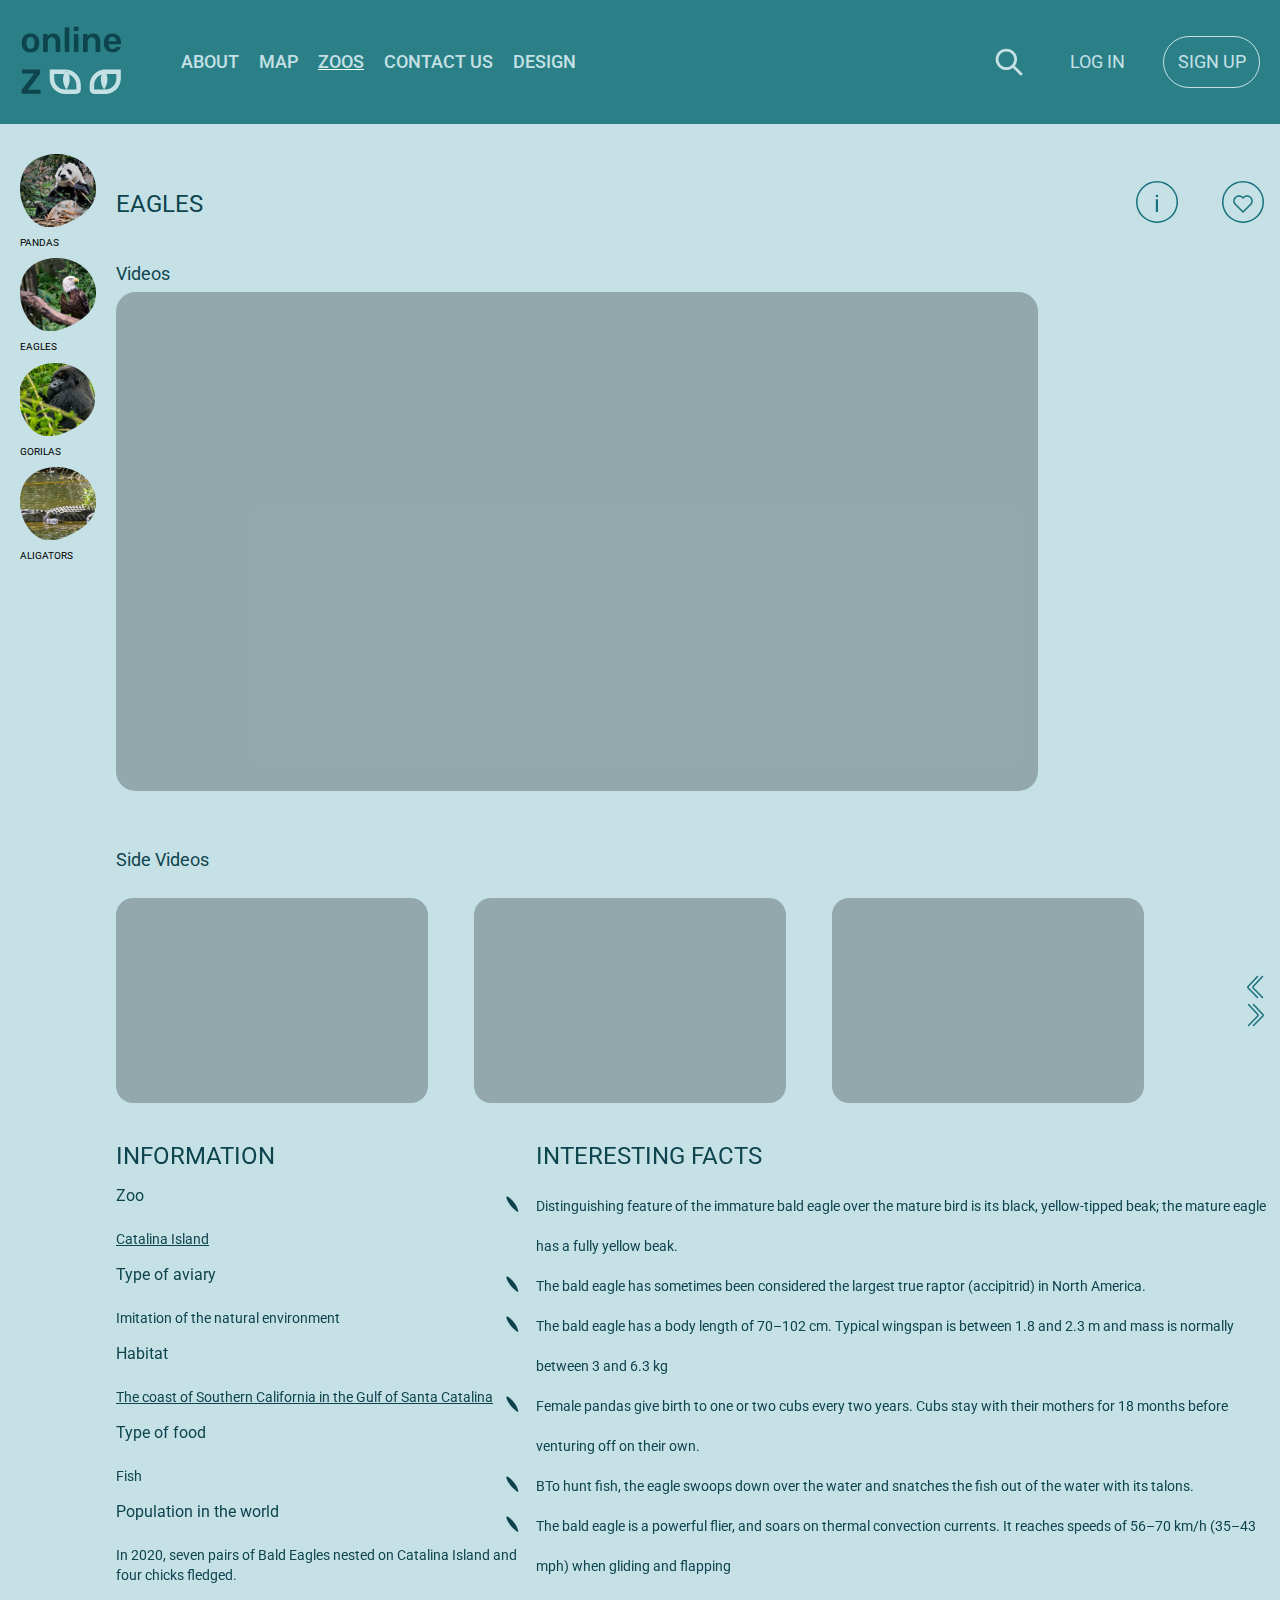
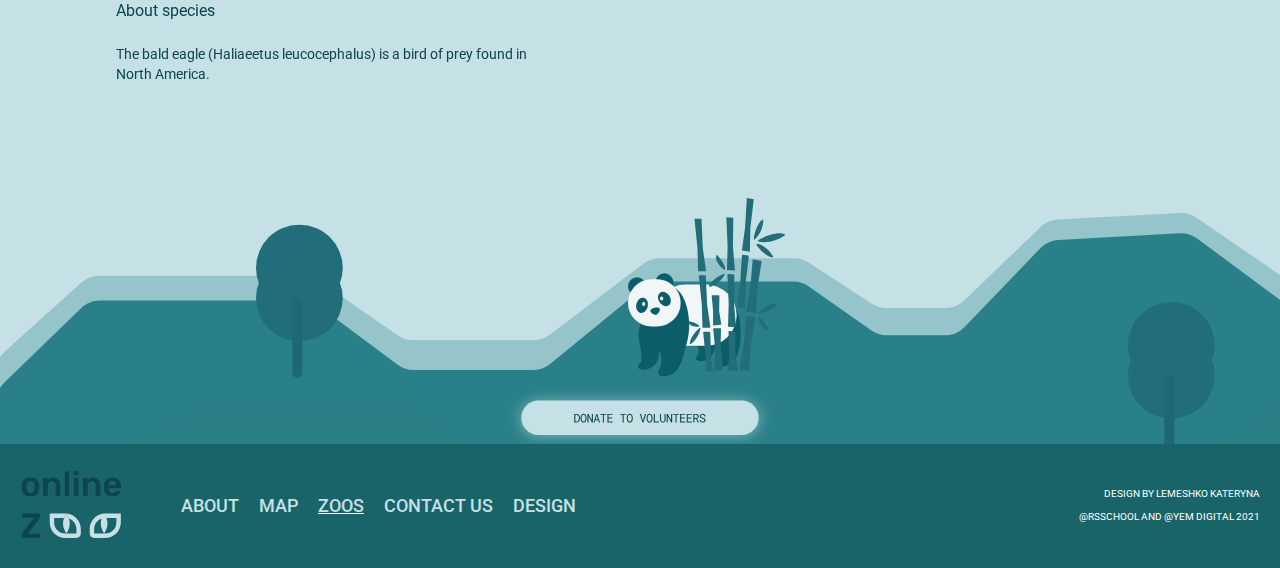
<file: zoos-eagle.html>
<!DOCTYPE html>
<html lang="en">

<head>
    <meta charset="UTF-8">
    <meta http-equiv="X-UA-Compatible" content="IE=edge">
    <meta name="viewport" content="width=device-width, initial-scale=1.0">
    <link rel="icon" href="./images/Logo-large.svg" type="image/png">
    <link href="https://fonts.googleapis.com/css2?family=Roboto:wght@400;500;700&display=swap" rel="stylesheet">

    <link rel="stylesheet" href="./normolize.css">
    <link rel="stylesheet" href="./style.css">
    <title>ONLINE ZOO</title>
</head>

<body>
    <div class="wrapper-greenblue">
        <header class="header">
            <h1 class="header__title">Online ZOO</h1>
            <img class="header__logo" src="./images/Logo-large.svg" alt="logo">
            <nav class="header__navigation navigation">
                <ul class="header__navigation_list">
                    <li class="navigation__item">
                        <a class="navigation__link" href="./index.html">ABOUT</a>
                    </li>
                    <li class="navigation__item">
                        <a class="navigation__link" href="./map.html">MAP</a>
                    </li>
                    <li class="navigation__item navigation__item_active">
                        <a class="navigation__link" href="#">ZOOS</a>
                    </li>
                    <li class="navigation__item">
                        <a class="navigation__link" href="./404.html">CONTACT US</a>
                    </li>
                    <li class="navigation__item">
                        <a class="navigation__link" href="./404.html">DESIGN</a>
                    </li>
                </ul>
            </nav>
            <aside class="header__buttons">
                <img class="header__search" src="./images/Frame.svg" alt="search">
                <button class="header__button header__button_log-in">LOG IN</button>
                <button class="header__button header__button_sign-up">SIGN UP</button>
            </aside>
            <img class="header__burger-menu" src="./images/Burger-menu.svg" alt="burger-menu">
        </header>
    </div>

    <main class="main">
        <div class="wrapper-white">
            <div class="main__section">
                <nav class="main__navigation">
                    <ul class="giant-pandas__navigation_list">
                        <li>
                            <a target=_blank href="./zoos-panda.html">
                                <img class="navigation__list_animals-panda"
                                    src="./images/mini-animals.png" alt="Pandas">                                                            
                            </a>
                            <p>PANDAS</p>
                        </li>
                        <li>
                            <a target=_blank href="#">
                                <img class="navigation__list_animals-eagle" 
                                src="./images/mini-animals.png" alt="eagle">                           
                            </a>
                            <p>EAGLES</p>
                        </li>
                        <li>
                            <a target=_blank href="./zoos-gorilla.html"> 
                                <img class="navigation__list_animals-gorila" 
                                src="./images/mini-animals.png" alt="gorila">                           
                            </a>
                            <p>GORILAS</p>
                        </li>
                        <li>
                            <a target=_blank href="./zoos-aligator.html">   
                                <img class="navigation__list_animals-aligator" 
                                src="./images/mini-animals.png" alt="aligator">                                                          
                            </a>
                            <p>ALIGATORS</p>
                        </li>
                </nav>
                <section class="main__content">

                    <header class="main__header">
                        <h1 class="giant-pandas__title">
                            eagles
                        </h1>
                        <div class="giant-pandas__button">
                            <button class="giant-pandas__arrow">
                                <img src="./images/Bttn1.svg" alt="logo-bttn1">
                            </button>
                            <button class="giant-pandas__arrow">
                                <img src="./images/Bttn2.svg" alt="logo-bttn2">
                            </button>
                        </div>
                    </header>

                    <section class="main__cameras">
                        <h1 class="giant-pandas__text">Videos</h1>
                        <iframe class="video"src="https://www.youtube.com/embed/dUE_AMCliSU"
                            title="Bald Eagle Feeding Frenzy | United States of Animals" frameborder="0"
                            allow="accelerometer; autoplay; clipboard-write; encrypted-media; gyroscope; picture-in-picture"
                            allowfullscreen></iframe>
                        </iframe>
                    </section>

                    <section class="main__side-cameras">
                        <h1 class="side-cameras__title">
                            Side videos
                        </h1>

                        <div class="side-cameras__content">
                            <article class="side-cameras__info-card">

                                <iframe class="video__side-cameras"
                                    src="https://www.youtube.com/embed/6J-30wSZtbE"
                                    title="Bird hatching and brooding (HD)" frameborder="0"
                                    allow="accelerometer; autoplay; clipboard-write; encrypted-media; gyroscope; picture-in-picture"
                                    allowfullscreen>
                                </iframe>

                            </article>

                            <article class="side-cameras__info-card">
                                <iframe class="video__side-cameras"
                                    src="https://www.youtube.com/embed/hPeWx5A5oX0" title="2020 Bald Eagle Episode 4"
                                    frameborder="0"
                                    allow="accelerometer; autoplay; clipboard-write; encrypted-media; gyroscope; picture-in-picture"
                                    allowfullscreen>
                                </iframe>
                            </article>

                            <article class="side-cameras__info-card">
                                <iframe class="video__side-cameras" src="https://www.youtube.com/embed/DBbA5kD1Nm0"
                                    title="Decorah Eagles North 12 30PM Mr brings in a pheasant and while feeding DN9 he pulls out an egg 03201"
                                    frameborder="0"
                                    allow="accelerometer; autoplay; clipboard-write; encrypted-media; gyroscope; picture-in-picture"
                                    allowfullscreen>
                                </iframe>
                            </article>
                            <div class="Look-at-this-beautiful__column">
                                <button class="Look-at-this-beautiful__arrow">
                                    <img class="card__logo" src="./images/logo-left.svg" alt="logo-left">
                                </button>
                                <button class="Look-at-this-beautiful__arrow">
                                    <img class="card__logo" src="./images/logo-right.svg" alt="logo-right">
                                </button>
                            </div>
                        </div>
                    </section>

                    <div class="main__column">
                        <section class="main__information">
                            <h1 class="information__title-information">
                                Information
                            </h1>
                            <p class="information__header">Zoo
                            </p>
                            <p class="information__text-underline">
                                Catalina Island
                            </p>

                            <p class="information__header">
                                Type of aviary
                            </p>
                            <p class="information__text">
                                Imitation of the natural environment
                            </p>
                            <p class="information__header">
                                Habitat
                            </p>
                            <p class="information__text-underline">
                                The coast of Southern California in the Gulf of Santa Catalina
                            </p>

                            <p class="information__header">
                                Type of food
                            </p>
                            <p class="information__text">Fish

                            </p>


                            <p class="information__header">
                                Population in the world
                            </p>
                            <p class="information__text">In 2020, seven pairs of Bald Eagles nested on Catalina Island
                                and four chicks fledged.

                            </p>


                            <p class="information__header">
                                About species
                            </p>
                            <p class="information__text">The bald eagle (Haliaeetus leucocephalus) is a bird of prey
                                found in North America.
                            </p>
                        </section>

                        <section class="main__fact">
                            <h1 class="information__title-facts">
                                Interesting Facts
                            </h1>
                            
                                <ul class="navigation__fact-list">
                                    <li class="navigation__fact-item">
                                        
                                        Distinguishing feature of the immature bald eagle over the mature bird is its
                                        black, yellow-tipped beak; the mature eagle has a fully yellow beak.
                                    </li>
                                    <li class="navigation__fact-item">
                                       
                                        The bald eagle has sometimes been considered the largest true raptor
                                        (accipitrid) in North America.
                                    </li>
                                    <li class="navigation__fact-item">
                                        
                                        The bald eagle has a body length of 70–102 cm. Typical wingspan is between 1.8
                                        and 2.3 m and mass is normally between 3 and 6.3 kg
                                    </li>
                                    <li class="navigation__fact-item">
                                       
                                        Female pandas give birth to one or two cubs every two years. Cubs stay with
                                        their mothers for 18 months before venturing off on their own.
                                    </li>
                                    <li class="navigation__fact-item">
                                     
                                        BTo hunt fish, the eagle swoops down over the water and snatches the fish out of
                                        the water with its talons.
                                    </li>
                                    <li class="navigation__fact-item">
                                        
                                        The bald eagle is a powerful flier, and soars on thermal convection currents. It
                                        reaches speeds of 56–70 km/h (35–43 mph) when gliding and flapping
                                    </li>
                                </ul>
                            
                        </section>
                    </div>
                </section>
            </div>
            <div class="wrapper-white">
                <img class="donate__illustration" src="./images/Donate-illustrations.svg" alt="donate-illustration">
            </div>
        </div>

    </main>

    <div class="wrapper-greenblue__footer">
        <footer class="footer">
            <h1 class="footer__title">Online ZOO</h1>
            <img class="footer__logo" src="./images/Logo-large.svg" alt="logo">
            <nav class="footer__navigation navigation">
                <ul class="footer__navigation_list">
                    <li class="navigation__item">
                        <a class="navigation__link" href="./index.html">ABOUT</a>
                    </li>
                    <li class="navigation__item">
                        <a class="navigation__link" href="./map.html">MAP</a>
                    </li>
                    <li class="navigation__item navigation__item_active">
                        <a class="navigation__link" href="#">ZOOS</a>
                    </li>
                    <li class="navigation__item">
                        <a class="navigation__link" href="./404.html">CONTACT US</a>
                    </li>
                    <li class="navigation__item">
                        <a class="navigation__link" href="./404.html">DESIGN</a>
                    </li>
                </ul>

            </nav>
            <aside class="footer__about-site">
                <p class="text__design-by">DESIGN BY LEMESHKO KATERYNA</p>
                <br>
                <p class="text__about-school">@RSSCHOOL AND @YEM DIGITAL 2021</p>

            </aside>
        </footer>
    </div>
</body>

</html>
</file>
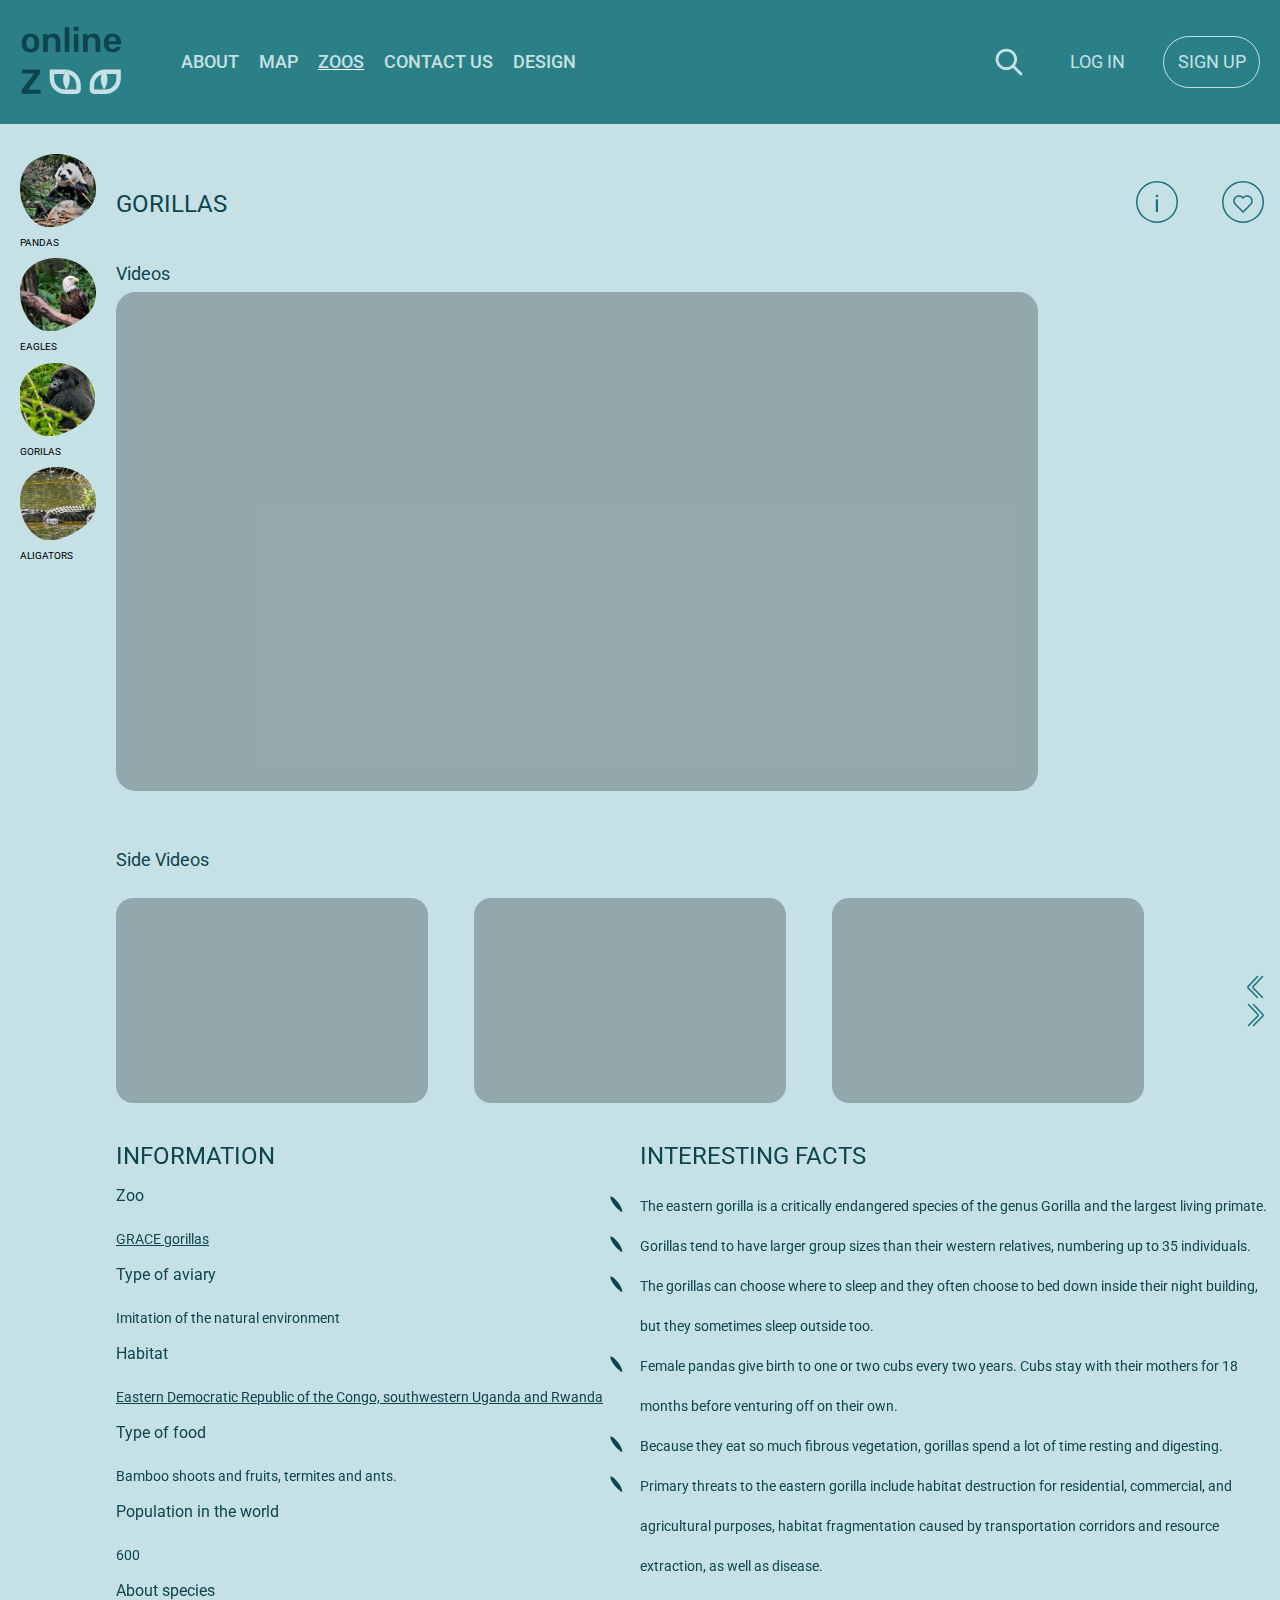
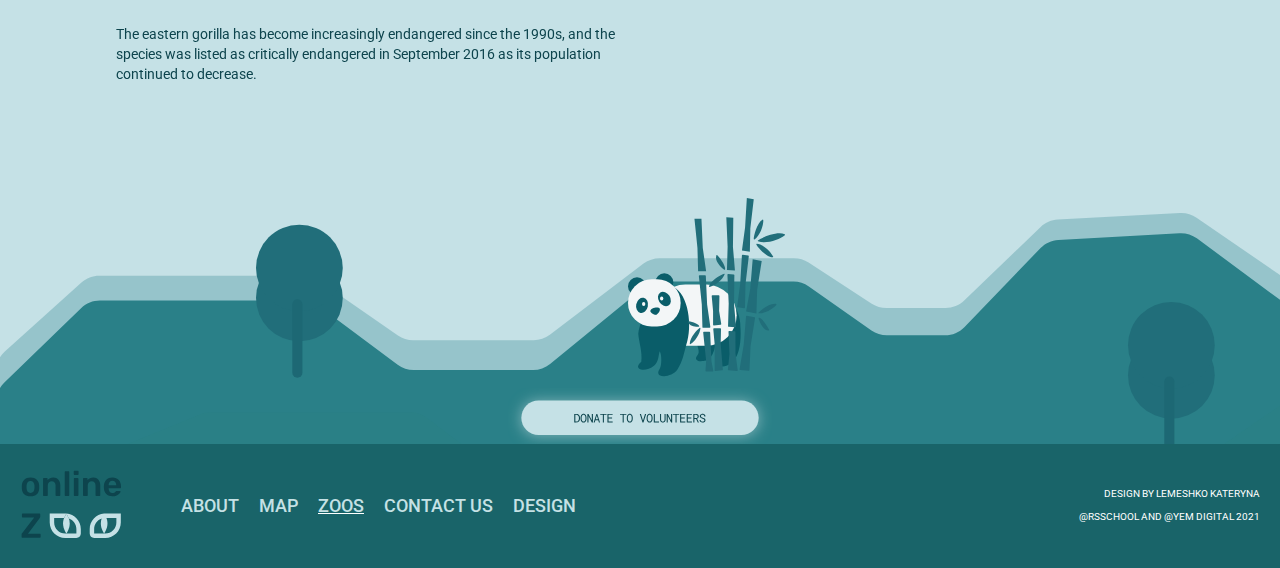
<file: zoos-gorilla.html>
<!DOCTYPE html>
<html lang="en">

<head>
    <meta charset="UTF-8">
    <meta http-equiv="X-UA-Compatible" content="IE=edge">
    <meta name="viewport" content="width=device-width, initial-scale=1.0">
    <link rel="icon" href="./images/Logo-large.svg" type="image/png">
    <link href="https://fonts.googleapis.com/css2?family=Roboto:wght@400;500;700&display=swap" rel="stylesheet">

    <link rel="stylesheet" href="./normolize.css">
    <link rel="stylesheet" href="./style.css">
    <title>ONLINE ZOO</title>
</head>

<body>
    <div class="wrapper-greenblue">
        <header class="header">
            <h1 class="header__title">Online ZOO</h1>
            <img class="header__logo" src="./images/Logo-large.svg" alt="logo">
            <nav class="header__navigation navigation">
                <ul class="header__navigation_list">
                    <li class="navigation__item">
                        <a class="navigation__link" href="./index.html">ABOUT</a>
                    </li>
                    <li class="navigation__item">
                        <a class="navigation__link" href="./map.html">MAP</a>
                    </li>
                    <li class="navigation__item navigation__item_active">
                        <a class="navigation__link" href="#">ZOOS</a>
                    </li>
                    <li class="navigation__item">
                        <a class="navigation__link" href="./404.html">CONTACT US</a>
                    </li>
                    <li class="navigation__item">
                        <a class="navigation__link" href="./404.html">DESIGN</a>
                    </li>
                </ul>

            </nav>
            <aside class="header__buttons">
                <img class="header__search" src="./images/Frame.svg" alt="search">
                <button class="header__button header__button_log-in">LOG IN</button>
                <button class="header__button header__button_sign-up">SIGN UP</button>
            </aside>
            <img class="header__burger-menu" src="./images/Burger-menu.svg" alt="burger-menu">
        </header>
    </div>

    <main class="main">
        <div class="wrapper-white">
            <div class="main__section">
                <nav class="main__navigation">
                    <ul class="giant-pandas__navigation_list">
                        <li>
                            <a target=_blank href="./zoos-panda.html">
                                <img class="navigation__list_animals-panda"
                                    src="./images/mini-animals.png" alt="Pandas">                                                            
                            </a>
                            <p>PANDAS</p>
                        </li>
                        <li>
                            <a target=_blank href="./zoos-eagle.html">
                                <img class="navigation__list_animals-eagle" 
                                src="./images/mini-animals.png" alt="eagle">                           
                            </a>
                            <p>EAGLES</p>
                        </li>
                        <li>
                            <a target=_blank href="#"> 
                                <img class="navigation__list_animals-gorila" 
                                src="./images/mini-animals.png" alt="gorila">                           
                            </a>
                            <p>GORILAS</p>
                        </li>
                        <li>
                            <a target=_blank href="./zoos-aligator.html">   
                                <img class="navigation__list_animals-aligator" 
                                src="./images/mini-animals.png" alt="aligator">                                                          
                            </a>
                            <p>ALIGATORS</p>
                        </li>
                </nav>
           
                <section class="main__content">

                    <header class="main__header">
                        <h1 class="giant-pandas__title">
                            Gorillas
                        </h1>
                        <div class="giant-pandas__button">
                            <button class="giant-pandas__arrow">
                                <img src="./images/Bttn1.svg" alt="logo-bttn1">
                            </button>
                            <button class="giant-pandas__arrow">
                                <img src="./images/Bttn2.svg" alt="logo-bttn2">
                            </button>
                        </div>
                    </header>

                    <section class="main__cameras">
                        <h1 class="giant-pandas__text">Videos</h1>
                        <iframe class="video" src="https://www.youtube.com/embed/7fQmjbx9zoY"
                            title="Close Gorilla Encounter | Explorer" frameborder="0"
                            allow="accelerometer; autoplay; clipboard-write; encrypted-media; gyroscope; picture-in-picture"
                            allowfullscreen></iframe>
                    </section>

                    <section class="main__side-cameras">
                        <h1 class="side-cameras__title">
                            Side videos
                        </h1>

                        <div class="side-cameras__content">
                            <article class="side-cameras__info-card">
                                <iframe class="video__side-cameras"
                                    src="https://www.youtube.com/embed/KzJ3ymaYYKs"
                                    title="2児の父モモタロウ！イクメンへの道(室内編)⭐️ゴリラ Gorilla【京都市動物園】The road to becoming a good father(Indoor edition)"
                                    frameborder="0"
                                    allow="accelerometer; autoplay; clipboard-write; encrypted-media; gyroscope; picture-in-picture"
                                    allowfullscreen>
                                </iframe>
                            </article>

                            <article class="side-cameras__info-card">
                                <iframe class="video__side-cameras"
                                    src="https://www.youtube.com/embed/IlGZ1QY3_uI" title="Gorilla mums" frameborder="0"
                                    allow="accelerometer; autoplay; clipboard-write; encrypted-media; gyroscope; picture-in-picture"
                                    allowfullscreen>
                                </iframe>
                            </article>

                            <article class="side-cameras__info-card">
                                <iframe class="video__side-cameras"
                                    src="https://www.youtube.com/embed/rh9PwFvMS0I"
                                    title="Robot spy gorilla infiltrates a wild gorilla troop 🕵️🦍 | Spy In The Wild - BBC"
                                    frameborder="0"
                                    allow="accelerometer; autoplay; clipboard-write; encrypted-media; gyroscope; picture-in-picture"
                                    allowfullscreen>
                                </iframe>
                            </article>
                            <div class="Look-at-this-beautiful__column">
                                <button class="Look-at-this-beautiful__arrow">
                                    <img class="card__logo" src="./images/logo-left.svg" alt="logo-left">
                                </button>
                                <button class="Look-at-this-beautiful__arrow">
                                    <img class="card__logo" src="./images/logo-right.svg" alt="logo-right">
                                </button>
                            </div>
                        </div>
                    </section>

                    <div class="main__column">
                        <section class="main__information">
                            <h1 class="information__title-information">
                                Information
                            </h1>
                            <p class="information__header">Zoo
                            </p>
                            <p class="information__text-underline">
                                GRACE gorillas
                            </p>

                            <p class="information__header">
                                Type of aviary
                            </p>
                            <p class="information__text">
                                Imitation of the natural environment
                            </p>
                            <p class="information__header">
                                Habitat
                            </p>
                            <p class="information__text-underline">
                                Eastern Democratic Republic of the Congo, southwestern Uganda and Rwanda
                            </p>

                            <p class="information__header">
                                Type of food
                            </p>
                            <p class="information__text">
                                Bamboo shoots and fruits, termites and ants.
                            </p>

                            <p class="information__header">
                                Population in the world
                            </p>
                            <p class="information__text">
                                600
                            </p>

                            <p class="information__header">
                                About species
                            </p>
                            <p class="information__text">
                                The eastern gorilla has become increasingly endangered since the 1990s, and the species
                                was listed as critically endangered in September 2016 as its population continued to
                                decrease.
                            </p>
                        </section>

                        <section class="main__fact">
                            <h1 class="information__title-facts">
                                Interesting Facts
                            </h1>
                            
                                <ul class="navigation__fact-list">
                                    <li class="navigation__fact-item">
                                        
                                        The eastern gorilla is a critically endangered species of the genus Gorilla and
                                        the largest living primate.
                                    </li>
                                    <li class="navigation__fact-item">
                                      
                                        Gorillas tend to have larger group sizes than their western relatives, numbering
                                        up to 35 individuals.
                                    </li>
                                    <li class="navigation__fact-item">
                                       
                                        The gorillas can choose where to sleep and they often choose to bed down inside
                                        their night building, but they sometimes sleep outside too.
                                    </li>
                                    <li class="navigation__fact-item">
                                       
                                        Female pandas give birth to one or two cubs every two years. Cubs stay with
                                        their mothers for 18 months before venturing off on their own.
                                    </li>
                                    <li class="navigation__fact-item">
                                        
                                        Because they eat so much fibrous vegetation, gorillas spend a lot of time
                                        resting and digesting.
                                    </li>
                                    <li class="navigation__fact-item">
                                        
                                        Primary threats to the eastern gorilla include habitat destruction for
                                        residential, commercial, and agricultural purposes, habitat fragmentation caused
                                        by transportation corridors and resource extraction, as well as disease.
                                    </li>
                                </ul>
                            
                        </section>
                    </div>
                </section>
            </div>
            <div class="wrapper-white">
                <img class="donate__illustration" src="./images/Donate-illustrations.svg" alt="donate-illustration">
            </div>
        </div>

    </main>

    <div class="wrapper-greenblue__footer">
        <footer class="footer">
            <h1 class="footer__title">Online ZOO</h1>
            <img class="footer__logo" src="./images/Logo-large.svg" alt="logo">
            <nav class="footer__navigation navigation">
                <ul class="footer__navigation_list">
                    <li class="navigation__item">
                        <a class="navigation__link" href="./index.html">ABOUT</a>
                    </li>
                    <li class="navigation__item">
                        <a class="navigation__link" href="./map.html">MAP</a>
                    </li>
                    <li class="navigation__item navigation__item_active">
                        <a class="navigation__link" href="#">ZOOS</a>
                    </li>
                    <li class="navigation__item">
                        <a class="navigation__link" href="./404.html">CONTACT US</a>
                    </li>
                    <li class="navigation__item">
                        <a class="navigation__link" href="./404.html">DESIGN</a>
                    </li>
                </ul>

            </nav>
            <aside class="footer__about-site">
                <p class="text__design-by">DESIGN BY LEMESHKO KATERYNA</p>
                <br>
                <p class="text__about-school">@RSSCHOOL AND @YEM DIGITAL 2021</p>

            </aside>
        </footer>
    </div>
</body>


</html>
</file>
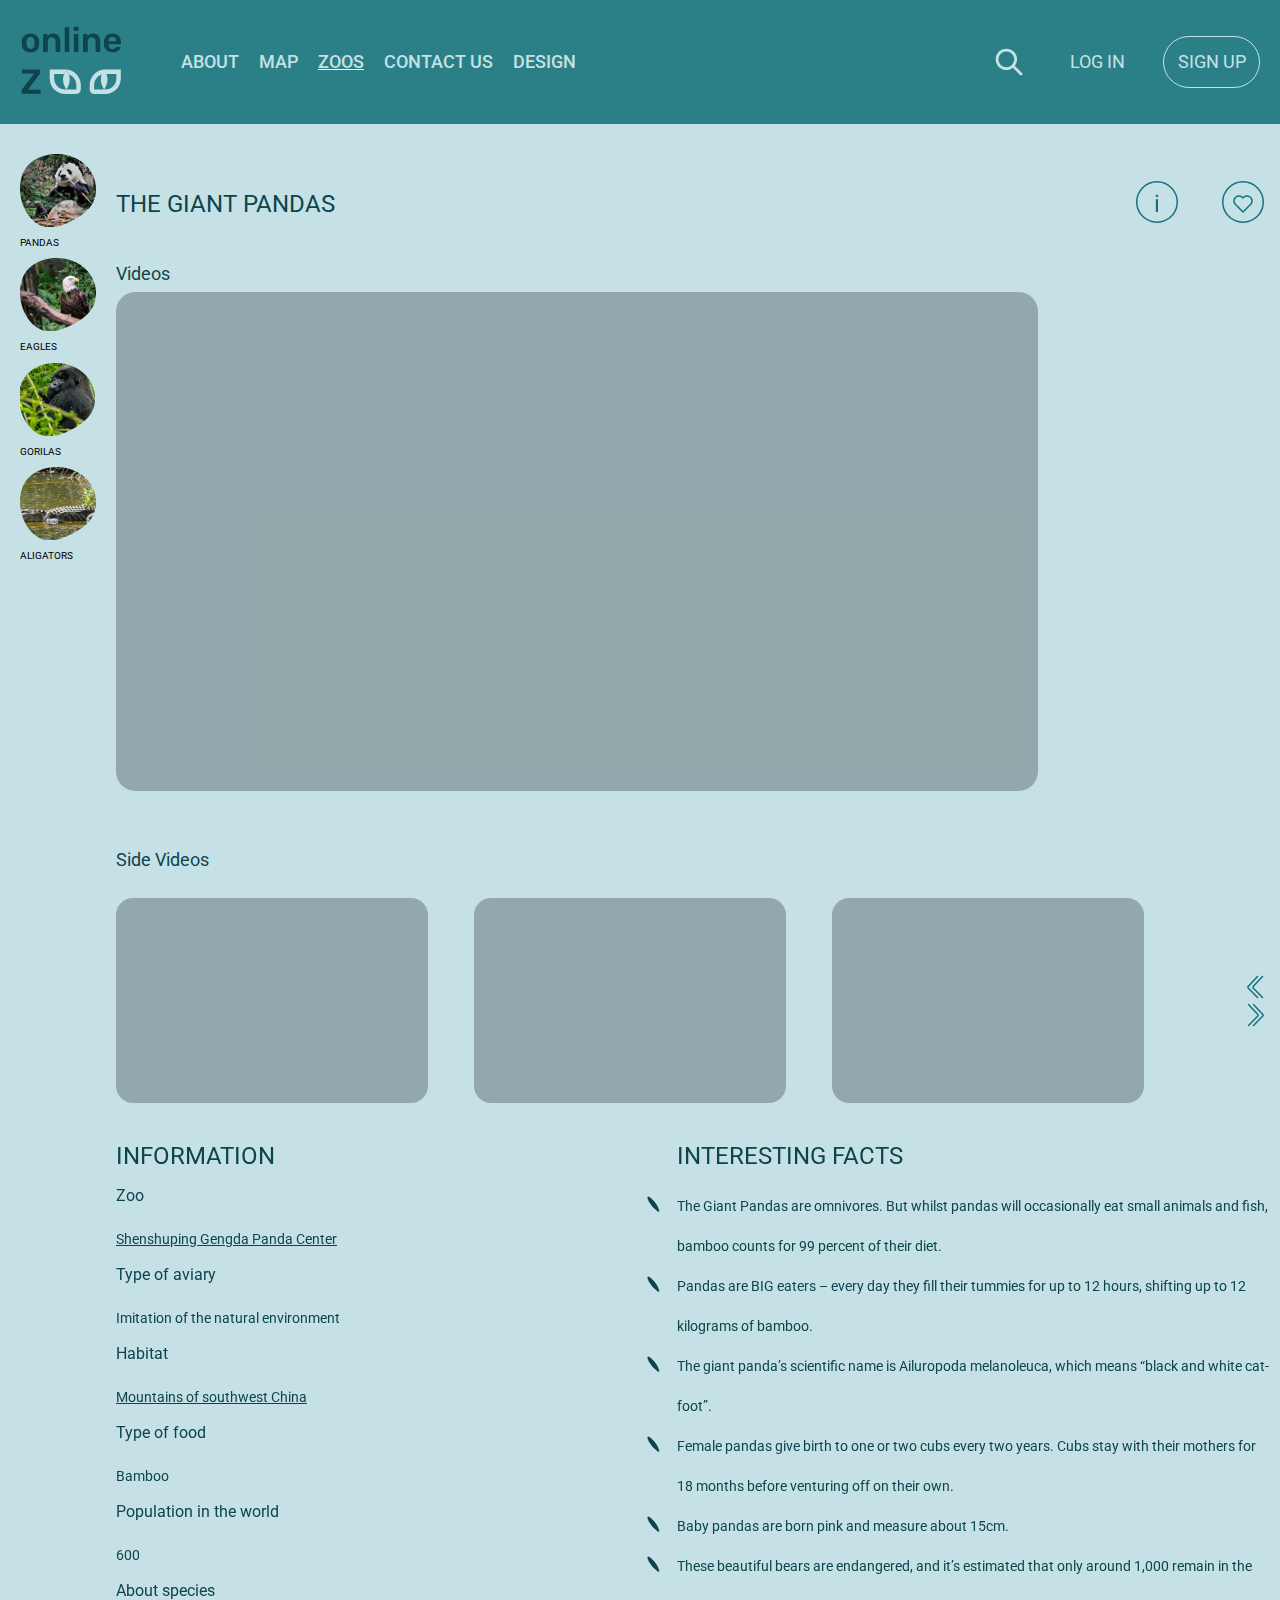
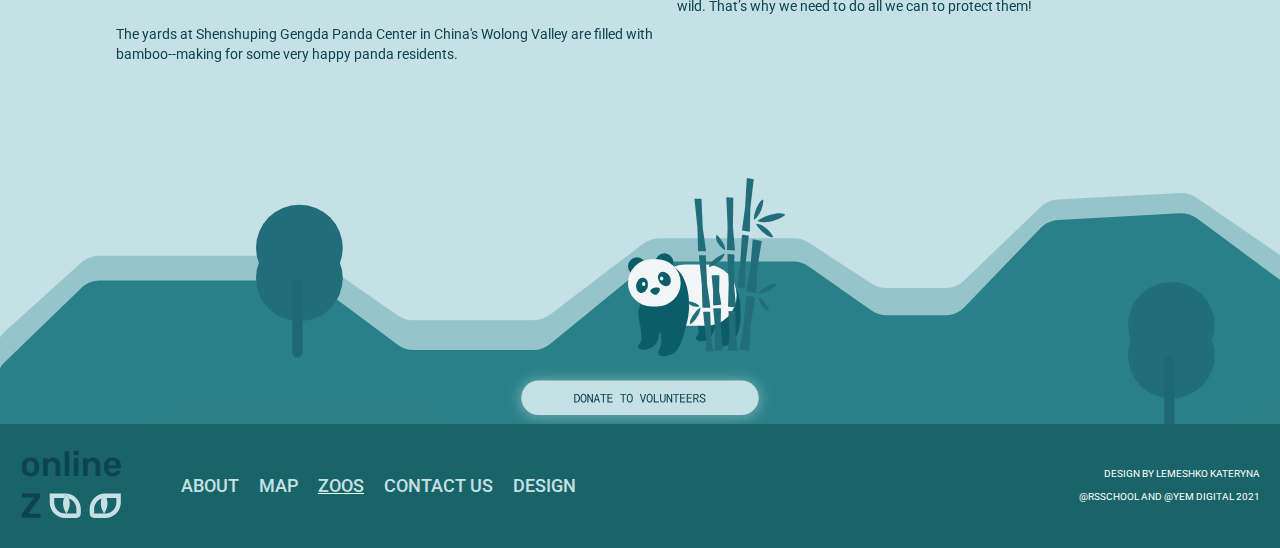
<file: zoos-panda.html>
<!DOCTYPE html>
<html lang="en">

<head>
    <meta charset="UTF-8">
    <meta http-equiv="X-UA-Compatible" content="IE=edge">
    <meta name="viewport" content="width=device-width, initial-scale=1.0">
    <link rel="icon" href="./images/Logo-large.svg" type="image/png">
    <link href="https://fonts.googleapis.com/css2?family=Roboto:wght@400;500;700&display=swap" rel="stylesheet">

    <link rel="stylesheet" href="./normolize.css">
    <link rel="stylesheet" href="./style.css">
    <title>ONLINE ZOO</title>
</head>

<body>
    <div class="wrapper-greenblue">
        <header class="header">
            <h1 class="header__title">Online ZOO</h1>
            <img class="header__logo" src="./images/Logo-large.svg" alt="logo">
            <nav class="header__navigation navigation">
                <ul class="header__navigation_list">
                    <li class="navigation__item">
                        <a class="navigation__link" href="./index.html">ABOUT</a>
                    </li>
                    <li class="navigation__item">
                        <a class="navigation__link" href="./map.html">MAP</a>
                    </li>
                    <li class="navigation__item navigation__item_active">
                        <a class="navigation__link" href="#">ZOOS</a>
                    </li>
                    <li class="navigation__item">
                        <a class="navigation__link" href="./404.html">CONTACT US</a>
                    </li>
                    <li class="navigation__item">
                        <a class="navigation__link" href="./404.html">DESIGN</a>
                    </li>
                </ul>

            </nav>
            <aside class="header__buttons">
                <img class="header__search" src="./images/Frame.svg" alt="search">
                <button class="header__button header__button_log-in">LOG IN</button>
                <button class="header__button header__button_sign-up">SIGN UP</button>
            </aside>
            <img class="header__burger-menu" src="./images/Burger-menu.svg" alt="burger-menu">
        </header>
    </div>

    <main class="main">
        <div class="wrapper-white">
            <div class="main__section">
                <nav class="main__navigation">
                    <ul class="giant-pandas__navigation_list">
                        <li>
                            <a target=_blank href="#">
                                <img class="navigation__list_animals-panda"
                                    src="./images/mini-animals.png" alt="Pandas">                                                            
                            </a>
                            <p>PANDAS</p>
                        </li>
                        <li>
                            <a target=_blank href="./zoos-eagle.html">
                                <img class="navigation__list_animals-eagle" 
                                src="./images/mini-animals.png" alt="eagle">                           
                            </a>
                            <p>EAGLES</p>
                        </li>
                        <li>
                            <a target=_blank href="./zoos-gorilla.html"> 
                                <img class="navigation__list_animals-gorila" 
                                src="./images/mini-animals.png" alt="gorila">                           
                            </a>
                            <p>GORILAS</p>
                        </li>
                        <li>
                            <a target=_blank href="./zoos-aligator.html">   
                                <img class="navigation__list_animals-aligator" 
                                src="./images/mini-animals.png" alt="aligator">                                                          
                            </a>
                            <p>ALIGATORS</p>
                        </li>
                </nav>
                <section class="main__content">

                    <header class="main__header">
                        <h1 class="giant-pandas__title">
                            The Giant Pandas
                        </h1>
                        <div class="giant-pandas__button">
                            <button class="giant-pandas__arrow">
                                <img src="./images/Bttn1.svg" alt="logo-bttn1">
                            </button>
                            <button class="giant-pandas__arrow">
                                <img src="./images/Bttn2.svg" alt="logo-bttn2">
                            </button>
                        </div>
                    </header>

                    <section class="main__cameras">
                        <h1 class="giant-pandas__text">Videos</h1>
                        <iframe class="video" src="https://www.youtube.com/embed/dqT-UlYlg1s"
                            title="Giant Pandas 101 | Nat Geo Wild" frameborder="0"
                            allow="accelerometer; autoplay; clipboard-write; encrypted-media; gyroscope; picture-in-picture"
                            allowfullscreen>
                        </iframe>
                    </section>

                    <section class="main__side-cameras">
                        <h1 class="side-cameras__title">
                            Side videos
                        </h1>

                        <div class="side-cameras__content">
                            <article class="side-cameras__info-card">

                                <iframe class="video__side-cameras" src="https://www.youtube.com/embed/CpK1lZJmbJY"
                                    title="Panda cub and nanny’s “war"" frameborder=" 0"
                                    allow="accelerometer; autoplay; clipboard-write; encrypted-media; gyroscope; picture-in-picture"
                                    allowfullscreen></iframe>

                            </article>

                            <article class=" side-cameras__info-card">

                                <iframe class="video__side-cameras" src="https://www.youtube.com/embed/OevbuYwXDw4"
                                    title="Broadcast Top Highlights 直播精彩集錦 喝瓶瓶奶" frameborder="0"
                                    allow="accelerometer; autoplay; clipboard-write; encrypted-media; gyroscope; picture-in-picture"
                                    allowfullscreen></iframe>

                            </article>

                            <article class="side-cameras__info-card">

                                <iframe class="video__side-cameras" src="https://www.youtube.com/embed/9UacDU_joOE"
                                    title="Immersive Interaction With Twin Panda Babies Meng Bao & Meng Yu (2018.11.25 Live Replay) | iPanda"
                                    frameborder="0"
                                    allow="accelerometer; autoplay; clipboard-write; encrypted-media; gyroscope; picture-in-picture"
                                    allowfullscreen></iframe>

                            </article>
                            <div class="Look-at-this-beautiful__column">
                                <button class="Look-at-this-beautiful__arrow">
                                    <img class="card__logo" src="./images/logo-left.svg" alt="logo-left">
                                </button>
                                <button class="Look-at-this-beautiful__arrow">
                                    <img class="card__logo" src="./images/logo-right.svg" alt="logo-right">
                                </button>
                            </div>
                        </div>
                    </section>

                    <div class="main__column">
                        <section class="main__information">
                            <h1 class="information__title-information">
                                Information
                            </h1>
                            <p class="information__header">Zoo
                            </p>
                            <p class="information__text-underline">
                                Shenshuping Gengda Panda Center
                            </p>

                            <p class="information__header">
                                Type of aviary
                            </p>
                            <p class="information__text">
                                Imitation of the natural environment
                            </p>
                            <p class="information__header">
                                Habitat
                            </p>
                            <p class="information__text-underline">
                                Mountains of southwest China
                            </p>

                            <p class="information__header">
                                Type of food
                            </p>
                            <p class="information__text">Bamboo

                            </p>


                            <p class="information__header">
                                Population in the world
                            </p>
                            <p class="information__text">600

                            </p>


                            <p class="information__header">
                                About species
                            </p>
                            <p class="information__text">The yards at Shenshuping Gengda Panda Center in China's
                                Wolong
                                Valley
                                are filled with
                                bamboo--making for some very happy panda residents.
                            </p>
                        </section>

                        <section class="main__fact">
                            <h1 class="information__title-facts">
                                Interesting Facts
                            </h1>

                            <ul class="navigation__fact-list">
                                <li class="navigation__fact-item">
                                   
                                    The Giant Pandas are
                                    omnivores. But whilst pandas will occasionally eat small animals and
                                    fish, bamboo counts for 99 percent of their diet.
                                </li>
                                <li class="navigation__fact-item">
                                   
                                    Pandas are BIG eaters – every day they fill their tummies for up to 12
                                    hours,
                                    shifting up
                                    to 12 kilograms of bamboo.
                                </li>
                                <li class="navigation__fact-item">
                                    
                                    The giant panda’s scientific name is Ailuropoda melanoleuca, which means
                                    “black
                                    and
                                    white
                                    cat-foot”.
                                </li>
                                <li class="navigation__fact-item">
                                   
                                    Female pandas give birth to one or two cubs every two years. Cubs stay with
                                    their
                                    mothers
                                    for 18 months before venturing off on their own.
                                </li>
                                <li class="navigation__fact-item">
                                    
                                    Baby pandas are born pink and measure about 15cm.
                                </li>
                                <li class="navigation__fact-item">
                                 
                                    These beautiful bears are endangered, and it’s estimated that only around
                                    1,000
                                    remain in
                                    the wild. That’s why we need to do all we can to protect them!
                                </li>
                            </ul>
                        </section>


                    </div>
                </section>
            </div>
            <div class="wrapper-white">
                <img class="donate__illustration" src="./images/Donate-illustrations.svg" alt="donate-illustration">
            </div>
        </div>

    </main>

    <div class="wrapper-greenblue__footer">
        <footer class="footer">
            <h1 class="footer__title">Online ZOO</h1>
            <img class="footer__logo" src="./images/Logo-large.svg" alt="logo">
            <nav class="footer__navigation navigation">
                <ul class="footer__navigation_list">
                    <li class="navigation__item">
                        <a class="navigation__link" href="./index.html">ABOUT</a>
                    </li>
                    <li class="navigation__item">
                        <a class="navigation__link" href="./map.html">MAP</a>
                    </li>
                    <li class="navigation__item navigation__item_active">
                        <a class="navigation__link" href="#">ZOOS</a>
                    </li>
                    <li class="navigation__item">
                        <a class="navigation__link" href="./404.html">CONTACT US</a>
                    </li>
                    <li class="navigation__item">
                        <a class="navigation__link" href="./404.html">DESIGN</a>
                    </li>
                </ul>

            </nav>
            <aside class="footer__about-site">
                <p class="text__design-by">DESIGN BY LEMESHKO KATERYNA</p>
                <br>
                <p class="text__about-school">@RSSCHOOL AND @YEM DIGITAL 2021</p>

            </aside>
        </footer>
    </div>
</body>


</html>
</file>
<file: style.css>
* {
    box-sizing: border-box;
}

html {
    font-size: 10px;
    font-family: 'Roboto', sans-serif;
}

.header {
    display: flex;
    z-index: 10;
    align-items: center;
    padding: 20px;
    width: 100%;
    margin: 0 auto;
    max-width: 1620px
}

.header__logo {
    width: 108px;
    height: 83.61px;
    margin-right: 53px;
}

.wrapper-greenblue {
    background: #2A8086;
    width: 100%;
    position: relative;

}

.wrapper-greenblue__background {
    background: #C5E1E6;
    z-index: 2;
}

.wrapper-greenblue__footer {
    background: #196469;
    width: 100%;
    position: relative;
    z-index: 1;
}

.wrapper-greenblue__background::after {
    content: "";
    background-image: url(./images/background-animals.svg);
    width: 100%;
    height: 53vw;
    position: absolute;
    top: 0;
    background-repeat: no-repeat;
    background-size: cover;
    max-height: 830px;
}

.wrapper-greenblue__pay-and-feed::after {
    content: "";
    background-image: url(./images/background-pay-feed.svg);
    width: 100%;
    height: 530px;
    position: absolute;
    top: 0;
    background-repeat: no-repeat;
    z-index: -1;
    background-size: cover;
}

.wrapper-white {
    background: #C5E1E6;
    width: 100%;
    position: relative;
}

.header__title {
    display: none;
}

.navigation__item {
    list-style-type: none;

}

.navigation__item_active {
    text-decoration: underline
}

.navigation__link {
    text-decoration: none;
    color: #C5E1E5;
    font-weight: 500;
    font-size: 18px;
    line-height: 24px;

}

.header__navigation_list,
.footer__navigation_list {
    padding: 0;
    color: white;
    display: flex;
    justify-content: space-between;
    width: 100%;
    gap: 20px;
    font-size: 1.0em;
}


.navigation__link:hover {
    color: #C5E1E6;
    text-decoration: underline;
}

.header__search {
    width: 32px;
    height: 32px;
    margin-top: 10px;
}

.header__buttons {
    flex: 1;
    display: flex;
    justify-content: flex-end;

}

.header__button_sign-up {
    border: 1px solid #C5E1E6;
    border-radius: 100px;
    width: 100%;
    height: 52px;
    max-width: 97px;
    font-size: 18px;
    line-height: 21px;
    background: #2A8086;
    text-transform: uppercase;
    color: #C5E1E6;
    cursor: pointer;
}

.header__button_log-in {
    border: none;
    border-radius: none;
    width: 100%;
    max-width: 97px;
    font-size: 18px;
    line-height: 21px;
    background: #2A8086;
    text-transform: uppercase;
    color: #C5E1E6;
    margin-right: 17px;
    margin-left: 24px;
    cursor: pointer;
}

.header__burger-menu {
    display: none;
}

.animals-online__button {
    width: 258px;
    height: 52px;
    background: #FFFFFF;
    box-shadow: 0px 2px 20px rgba(185, 213, 217, 0.6);
    border-color: #C5E1E5;
    border-radius: 100px;
    font-weight: 400;
    font-size: 18px;
    line-height: 24px;
    letter-spacing: -0.05em;
    text-transform: uppercase;
    text-align: center;
    color: #0D444D;
    cursor: pointer;
    transition-duration: 0.5s;
}

.animals-online__button:hover {
    transform: scale(1.1);

}

.footer {
    display: flex;
    max-width: 1620px;
    width: 100%;
    margin: 0 auto;
    align-items: center;
    padding: 20px;
}

.footer__logo {
    width: 108px;
    height: 83.61px;
    margin-right: 53px;
}

.footer__title {
    display: none;
}

.footer__about-site {
    flex: 1;
    display: flex;
    color: #ffff;
    size: 16px;
    align-items: flex-end;
    flex-direction: column;
}

.text__design-by {
    margin: 0;
}

.text__about-school {
    margin: 0;
}

.animals-online {
    padding: 40px 10px;
    justify-content: space-between;
    position: relative;
    z-index: 3;

}

.main__section {
    display: flex;
    width: 100%;
    margin: 0 auto;
    max-width: 1620px
}

.animals-online__content {
    padding: 10px 10px 10px 10px;
}

.animals-online__title {
    font-weight: 300;
    font-size: 72px;
    line-height: 85px;
    color: #F3F7F8;
}

.animals-online__photo {
    max-height: 665px;
    max-width: 804px;
    width: 50vw;
    height: 42vw;
}

.animals-online__text {
    font-weight: 400;
    font-size: 14px;
    line-height: 20px;
    color: #F3F7F8;
    max-width: 480px;
    width: 100%;
    margin-bottom: 60px;
}

.how-it-works {
    padding: 0 10px 40px;
    font-size: 10px;
    flex-direction: column;
    position: relative;
    z-index: 2;
}

.how-it-works__title {
    font-weight: 400;
    font-size: 24px;
    line-height: 28px;
    text-transform: uppercase;
    color: #0D444D;
    margin-bottom: 98px;
}

.how-it-works__content {
    display: flex;
    align-items: center;
    padding: 20px 100px 20px 100px;
    justify-content: space-between;
    font-size: 5px;
    text-align: center;
}

.info-card {
    display: flex;
    flex-direction: column;
    align-items: center;
}

.info-card__image {

    box-shadow: 0px 2px 50px rgba(0, 0, 0, 0.2);
    border-radius: 50%;
    width: 145px;
    height: 145px;
    background-color: #FFFFFF;
    display: flex;
    justify-content: center;
    align-items: center;
}

.icons-binoculars {
    width: 55px;
    height: 50px;
    display: block;
    overflow: hidden;
    transform: translateX(0px);
    background-image: url("./images/sprite-how-its-work.png");
    background-position-x: 0px;
}
.icons-dog-paw-print {
    width: 55px;
    height: 49px;
    display: block;
    overflow: hidden;
    transform: translateX(0px);
    background-image: url("./images/sprite-how-its-work.png");
    background-position-x: -67px;
}
.icons-trusts {
    width: 55px;
    height: 50px;
    display: block;
    overflow: hidden;
    transform: translateX(0px);
    background-image: url("./images/sprite-how-its-work.png");
    background-position-x: -130px;
}
.icons-pay {
    transform: translateX(0px);
    background-image: url("./images/sprite-pay-and-feed.png");
    background-position-x: 0px;
    width: 64px;
    height: 55px;
    display: block;
    overflow: hidden;
}
.icons-trust {
    transform: translateX(0px);
    background-image: url("./images/sprite-pay-and-feed.png");
    background-position-x: -67px;
    width: 64px;
    height: 55px;
    display: block;
    overflow: hidden;
}
.icons-monkey {
    transform: translateX(0px);
    background-image: url("./images/sprite-pay-and-feed.png");
    background-position-x: -133px;
    width: 55px;
    height: 55px;
    display: block;
    overflow: hidden;
}

.info-card__text {
    font-weight: 400;
    font-size: 14px;
    line-height: 20px;
    text-align: center;
    color: #0D444D;
    margin-top: 14px;
}

.pets-in-zoo__header {
    padding: 10px;
    font-size: 10px;
    display: flex;

    justify-content: space-between;
    margin-bottom: 90px;
}


.pets-in-zoo__icon,
.testimonials__icon {
    background-image: url("./images/icon-heart.svg");
    width: 25px;
    height: 25px;
    background-repeat: no-repeat;
    background-position: center;
    margin-right: 19px;
}

.pets-in-zoo__button,
.testimonials__button {
    border-radius: 100px;
    cursor: pointer;
    font-size: 18px;
    line-height: 24px;
    letter-spacing: 0.1em;
    color: #0D444D;
    border: none;
    height: 52px;
    padding: 14px 20px;
    display: flex;
    align-items: center;
    justify-content: center;
    filter: drop-shadow(0px 2px 20px rgba(185, 213, 217, 0.6));
}

.pets-in-zoo__arrow {
    border: none;
    background-color: inherit;
    align-self: center;
}

.pets-in-zoo__column-controls {
    justify-content: center;
    display: flex;
    flex-direction: column;
    justify-content: center;
    flex: 1;
}

.main__illustration {
    width: 100%;
    height: 600px;
    background: url("./images/bgtitle.png") 0 0 no-repeat;
    position: relative;
}

.panda {
    position: absolute;
    top: 40%;
    left: 50%;

    background: transparent url('./animation/animation.png') 0 0 no-repeat;
    width: 203px;
    height: 155px;
    transform: translate(-50%, -50%);
    margin: 2em auto;
    animation: run 1s steps(2) infinite;
    
}

@keyframes run {
    from {
        background-position: 0, 0;
    }
  
    to {
        background-position: -1100px, 0;
    }

}

.pets-in-zoo {
    flex-direction: column;
}

.pets-in-zoo__title {
    font-weight: 400;
    font-size: 24px;
    line-height: 28px;
    text-transform: uppercase;
    color: #0D444D;
    margin-bottom: 78px;
}


.card__title {
    font-size: 16px;
    text-align: left;
    padding-left: 5px;
}

.pets-in-zoo__table {
    gap: 20px;
    display: flex;
    width: 100%;
}

.pets-in-zoo__column {
    display: flex;
    gap: 20px;
    flex-direction: column;
    flex: 1;
    align-items: center;
}

.pets-in-zoo__column-control {
    display: flex;
    gap: 20px;
    flex-direction: column;

    align-items: center;
}

.card {
    background: #FFFFFF;
    box-shadow: 0px 2px 30px rgba(0, 0, 0, 0.06);
    border-radius: 10px;
    display: flex;
    flex-direction: column;
    align-items: center;
    padding: 20px 0;
    width: 100%;

}

.card__footer {
    display: flex;
    margin-top: 32px;
    justify-content: space-between;
    padding: 20px 20px 20px 20px;
    max-width: 480px;
    width: 100%;
}

.pets-in-zoo {
    padding: 80px 10px;
}

.pets-in-zoo__card-logo {
    margin-left: 20px;
}

.pets-in-zoo__image {
    width: 22.59px;
    height: 49.46px;
}

.card-logo {
    vertical-align: middle;
}

.pay-and-feed {
    flex-direction: column;
}

.pay-and-feed__header {
    border: 0;
    flex-grow: 0;
    padding: 10px;
    display: flex;
    align-items: center;
    justify-content: space-between;
    margin-bottom: 90px;

}

.pay-and-feed__title {
    font-style: normal;
    font-weight: 400;
    font-size: 24px;
    line-height: 28px;
    text-transform: uppercase;
    color: #C5E1E6;
}

.pay-and-feed__button {
    border-radius: 100px;
    padding: 14px 78px;
    font-size: 18px;
    line-height: 24px;
    letter-spacing: -0.05em;
    text-transform: uppercase;
    color: #0D444D;
    order: 0;
    border: none;
    align-items: center;
    background: #C5E1E6;
    box-shadow: 0px 2px 50px rgba(0, 0, 0, 0.2);
    width: 100%;
    max-width: 356px;
    cursor: pointer;
}

.pay-and-feed__content {
    display: flex;
    align-items: center;
    padding: 20px 100px 20px 100px;
    justify-content: space-between;
    font-size: 5px;
    text-align: center;
}

.testimonials {
    flex-direction: column;
    padding: 80px 10px;
}

.testimonials__header {
    border: 0;
    flex-grow: 0;
    padding: 10px;
    display: flex;
    align-items: center;
    justify-content: space-between;
    margin-bottom: 52px;
}

.testimonials__title {
    font-style: normal;
    font-weight: 400;
    font-size: 24px;
    line-height: 28px;
    text-transform: uppercase;
    color: #0D444D;
}



.testimonials__icon {
    background-image: url("./images/icon-feedback.svg");
    width: 25px;
    height: 25px;
    background-repeat: no-repeat;
    background-position: center;
    margin-right: 19px;
}

.feedback__content {
    font-weight: 400;
    font-size: 16px;
    line-height: 19px;
}

.feedback__content_answer {
    border: 0;
    flex-grow: 0;
    padding: 10px;
    display: flex;
    align-items: center;
    justify-content: space-between;

}

.feedback__content_image {
    border: 0;
    flex-grow: 0;
    padding: 10px;
    display: flex;
    align-items: center;
    justify-content: space-between;
}

.card__answer {
    background: #FFFFFF;
    box-shadow: 0px 2px 30px rgba(0, 0, 0, 0.08);
}

.pay-and-feed {
    padding: 80px 10px;
    font-size: 10px;
    flex-direction: column;
}

.pay-and-feed__title {
    font-weight: 400;
    font-size: 24px;
    text-transform: uppercase;
    color: #0D444D;
}



.pay-and-feed__content {
    display: flex;
    align-items: center;
    padding: 20px 100px 20px 100px;
    justify-content: space-between;
    font-size: 5px;
    text-align: center;
    align-items: center;
}

.lines {
    background-color: #C5E1E5;
    max-width: 266px;
    width: 100%;
    height: 1px;
    transform: translate(10px, 0px);
}

.lines1 {
    width: 40px;
    height: 40px;
}

.info-card__texts {
    font-weight: 400;
    font-size: 14px;
    line-height: 20px;
    text-align: center;
    color: #C5E1E6;
    margin-top: 14px;
}

.info-card__vector {
    display: flex;
    align-items: center;
    width: 20%;
}

.feedback {
    border: 0;
    flex-grow: 0;
    padding: 20px 100px 20px 100px;
    display: flex;
    align-items: center;
    justify-content: space-between;
    gap: 20px;
}

.feedback__person {
    display: flex;
    justify-content: flex-start;
    align-items: center;
}

.feedback__contact {
    margin-left: 16px;
}

.feedback__comment {
    font-weight: 400;
    font-size: 16px;
    line-height: 19px;
    color: #2D2D2D;
    background: #FFFFFF;
    box-shadow: 0px 2px 30px rgba(0, 0, 0, 0.06);
    padding: 20px 20px 60px 20px;
    border-radius: 20px;
    position: relative;
    z-index: 2;
}

.feedback__comment::after {
    content: "";
    z-index: 1;
    width: 30px;
    height: 30px;
    position: absolute;
    background: #FFFFFF;
    bottom: -10px;
    left: 40px;
    transform: rotate(45deg);
}

.feedback__contact {
    font-weight: 400;
    font-size: 16px;
    line-height: 19px;
    color: #000000;
}

.Look-at-this-beautiful-animals {
    padding: 80px 10px;
    font-size: 10px;
    flex-direction: column;
}

.Look-at-this-beautiful-animals__header {
    margin-bottom: 60px;
    padding: 10px;
}

.Look-at-this-beautiful-animals__title {
    font-weight: 400;
    font-size: 24px;
    line-height: 28px;
    text-transform: uppercase;
    color: #0D444D;
}

.Look-at-this-beautiful__content {
    display: flex;
    justify-content: space-between;
    align-items: center;
    padding: 20px 100px 20px 100px;
}

.Look-at-this-beautiful__text {
    font-weight: 500;
    font-size: 14px;
    line-height: 18px;
    text-align: center;
    text-transform: uppercase;
    color: #2D2D2D;
}

.Look-at-this-beautiful__column {
    justify-content: center;
    display: flex;
    flex-direction: column;
    justify-content: center;
    margin-left: 51px;
}

.Look-at-this-beautiful__arrow {
    background: none;
    border: none;
}

.Choose-your-favorite-Animal__info-card-map {
    overflow: auto;
}

.choose-your-favorite-animal {
    padding: 0 10px 40px;
    font-size: 10px;
    flex-direction: column;
    position: relative;
}

.Choose-your-favorite-Animal__title {
    font-weight: 400;
    font-size: 24px;
    line-height: 28px;
    text-transform: uppercase;
    color: #C5E1E6;
    margin-bottom: 98px;
}

.info-card__map {
    text-align: center;
    position: relative;
    width: 1600px;
    height: 915px;
}

.info-card-map__aligator,
.info-card-map__panda,
.info-card-map__gorila,
.info-card-map__eagle {
    position: absolute;
    z-index: 2;
}

.info-card-map__aligator:hover::after,
.info-card-map__panda:hover::after,
.info-card-map__gorila:hover::after,
.info-card-map__eagle:hover::after {
    content: "";
    background-image: url(./images/box-white.svg);
    width: 120px;
    height: 100px;
    background-repeat: no-repeat;
    position: absolute;
    z-index: -1;
    background-size: contain;
    top: -8px;
    left: -13px;
}

.info-card-map__eagle {
    left: 16%;
    bottom: 50%;
}

.info-card-map__aligator {
    left: 25%;
    bottom: 45%;
}

.info-card-map__gorila {
    left: 48%;
    bottom: 33%;
}

.info-card-map__panda {
    left: 68%;
    bottom: 45%;
}

.info-card-map__content {
    width: 100%;
    max-width: 90px;
}

.main__header {
    display: flex;
    align-items: center;
    justify-content: space-between;
    padding-top: 50px;
}

.giant-pandas__title {
    font-weight: normal;
    font-size: 24px;
    line-height: 28px;
    text-transform: uppercase;
    color: #0D444D;
}

.giant-pandas__navigation_list {
    list-style-type: none;
    padding: 20px;
}

.giant-pandas__content {
    display: flex;
    align-items: center;
    justify-content: space-between;
}

.giant-pandas__arrow {

    border: none;
    background-color: #C5E1E6;
    margin-left: 30px;
}

.giant-pandas__text {
    font-weight: 400;
    font-size: 18px;
    line-height: 21px;
    text-transform: capitalize;
    color: #0D444D;
    margin-top: 29px;
    margin-bottom: 8px;
}

.side-cameras__header {
    margin-bottom: 60px;
    padding: 10px;
}

.side-cameras__title {
    font-weight: 400;
    font-size: 18px;
    line-height: 21px;
    text-transform: capitalize;
    color: #0D444D;
    margin-top: 56px;
    margin-bottom: 8px;
}

.side-cameras__content {
    display: flex;
    justify-content: space-between;
    align-items: center;
    padding: 20px 0px;
}

.main__column {
    display: flex;
    justify-content: space-between;
}

.information {
    flex-direction: column;
    padding: 80px 10px;
}

.information__title-information {
    font-style: normal;
    font-weight: 400;
    font-size: 24px;
    line-height: 28px;
    text-transform: uppercase;
    color: #0D444D;
}

.information__text-information {
    font-weight: 400;
    font-size: 24px;
    line-height: 28px;
    text-transform: uppercase;
    color: #0D444D;
}

.information__header {
    display: flex;
    align-items: center;
    justify-content: space-between;
    margin-bottom: 24px;
    font-weight: 400;
    font-size: 16px;
    line-height: 19px;
    color: #0D444D;
}

.information__content {
    display: flex;
    align-items: center;
    justify-content: space-between;
    margin-bottom: 24px;
}

.information__text {
    font-style: normal;
    font-weight: 400;
    font-size: 14px;
    line-height: 20px;
    color: #0D444D;
}

.information__text-underline {
    font-weight: 400;
    font-size: 14px;
    line-height: 20px;
    text-decoration-line: underline;
    color: #0D444D;
}

.donate__illustration {
    width: 100%;
    position: relative;
    bottom: -100px;
}

.main__columns {
    display: flex;
    align-items: center;
    justify-content: space-between;
}

.information__title-facts {
    font-weight: 400;
    font-size: 24px;
    line-height: 28px;
    text-transform: uppercase;
    color: #0D444D;
}

.navigation__fact-item {
    font-style: normal;
    font-weight: 400;
    font-size: 14px;
    line-height: 40px;
    color: #0D444D;
    position: relative;
}


.navigation__fact-list {

    padding: 0;
    list-style-type: none;

}

.navigation__fact-item::after {
    background-image: url(./images/ul.svg);
    content: "";
    width: 13px;
    height: 16px;
    position: absolute;
    left: -30px;
    top: 10px;

}

.main__content {
    padding-right: 10px;
}

.video {
    background: rgba(0, 0, 0, 0.25);
    border-radius: 19.5469px;
    max-width: 1324px;
    max-height: 604px;
    width: 72vw;
    height: 39vw;

}

.video__side-cameras {
    max-width: 312px;
    max-height: 205px;
    width: 28vw;
    height: 19vw;
    background: rgba(0, 0, 0, 0.25);
    border-radius: 17.0376px;
}

.nymber {
    font-style: normal;
    font-weight: 400;
    font-size: 18px;
    line-height: 24px;
    letter-spacing: -0.05em;
    text-transform: uppercase;
    color: #F3F7F8;
}

.main__video-link,
.main__video-link-eagle,
.main__video-link-gorila,
.main__video-link-aligator {
    cursor: pointer;
    border-radius: 10px 10px 10px 10px;
    width: 76px;
    height: 73px;
    position: relative;
    background-image: url(./images/mini-panda.png);
    display: block;
}

.main__video-link:hover::before,
.main__video-link-eagle:hover::before,
.main__video-link-gorila:hover::before,
.main__video-link-aligator:hover::before,
.main__video-link_active::before {
    content: "";
    background-image: url(./images/box-shadow.svg);
    width: 113px;
    height: 96px;
    background-repeat: no-repeat;
    position: absolute;
    z-index: -1;
    background-size: contain;
    top: -8px;
    left: -13px;
}

.main__video-link-eagle {

    background-image: url(./images/mini-eagle.png);
}

.main__video-link-gorila {

    background-image: url(./images/mini-gorila.png);
}

.main__video-link-aligator {

    background-image: url(./images/mini-aligator.png);
}

.main__video-link a {

    text-decoration: none;
}

.page404 {
    background-color: #c5e1e6;
    text-align: center;
    position: relative;
}


.page404__header_title {
    font-style: normal;
    font-weight: 400;
    font-size: 250px;
    line-height: 388px;
    align-items: center;
    text-transform: uppercase;
    color: #0D444D;
    margin: 0 0 0 0;
    text-align: center;
}

.page404-text {
    font-style: normal;
    font-weight: 400;
    font-size: 16px;
    line-height: 19px;
    color: #0D444D;
}

.page404__button {
    width: 247px;
    height: 52px;
    left: 0px;
    top: 0px;
    background: #19707D;
    border-radius: 100px;
    font-style: normal;
    font-weight: 400;
    font-size: 18px;
    line-height: 24px;
    color: #F3F7F8;
}

.popup {
    width: 100%;
    height: 100%;
    position: fixed;
    display: flex;
    align-items: center;
    justify-content: center;
    top: 0;
    left: 0;
    overflow: hidden;
    z-index: 10;
    display: none;

}

.popup.visible {
    display: flex;
}

.popup__background {
    position: absolute;
    background-color: #000000;
    opacity: 0.3;
    width: 100%;
    height: 100%;
    z-index: 11;
}

.popup__header {
    background-color: #2A8086;

    display: flex;
    justify-content: center;
    padding: 20px 0;
    border-radius: 20px 20px 0 0;
}

.popup__main {
    padding: 20px;
    display: flex;
    flex-direction: column;
    gap: 20px;
}

.popup__content {
    display: flex;

    background-color: #C5E1E5;

    z-index: 12;
    position: relative;
    flex-direction: column;
    border-radius: 20px;

}

.popup__close {
    width: 20px;
    position: absolute;
    right: 10px;
    top: 10px;
    cursor: pointer;

}


.popup__tabs {
    display: flex;
}

.popup__tab {

    padding: 5px;
    text-transform: uppercase;
    border: none;
    background-color: inherit;
    padding-bottom: 20px;
    border-bottom: 2px solid red;

    font-weight: 400;
    font-size: 18px;
    flex: 1;

}

.popup__tab.popup__tab_active {
    border-bottom: solid 2px green;
}

.popup__butten {
    display: flex;
    align-items: center;
    justify-content: space-between;
    background-color: #C5E1E5;
}

.butten__google,
.butten__facebook {
    width: 216px;
    height: 54px;
    left: 61px;
    top: 232px;
    background: #FFFFFF;
    box-shadow: 0px 2px 30px rgba(0, 0, 0, 0.06);
    border-radius: 10px;
    font-style: normal;
    font-weight: 400;
    font-size: 16px;
    line-height: 19px;
    color: #2D2D2D;
    border-color: #C5E1E5;
}

.google__icon,
.facebook__icon {
    width: 20px;
    height: 20px;
}

.popup__form {
    background-color: #C5E1E5;
    display: flex;
    flex-direction: column;
    gap: 20px;
}

.popup__form_label {
    font-style: normal;
    font-weight: 400;
    font-size: 14px;
    line-height: 16px;
    text-transform: uppercase;
    color: #0D444D;
}

.popup__form_input {
    background: #FFFFFF;
    box-shadow: 0px 2px 30px rgba(0, 0, 0, 0.06);
    border-radius: 10px;
    width: 448px;
    height: 54px;
}

.popup__agree-form {
    background-color: #C5E1E5;
}


.popup__send {
    background-color: #C5E1E5;
}

.popup__agree-form_coment {
    border: 1.5px solid #19707D;
    border-radius: 4px;
    width: 22px;
    height: 22px;
}

.popup__agree-form_inline {
    font-style: normal;
    font-weight: 400;
    font-size: 16px;
    line-height: 19px;
    color: #2D2D2D;
}

.butten__send {
    width: 448px;
    height: 54px;
    background: #2A8088;
    box-shadow: 0px 2px 20px rgba(185, 213, 217, 0.6);
    border-radius: 100px;
    font-weight: 400;
    font-size: 18px;
    line-height: 24px;
    letter-spacing: 0.1em;
    text-transform: uppercase;
    color: #C5E1E6;

}

.Look-at-this-beautiful__image a {
    width: 76px;
    height: 73px;
    display: block;
    overflow: hidden;
}

.animals-panda {
    transform: translateX(0px);
}

.animals-gorilla {
    transform: translateX(-260px);
}

.animals-eagle {
    transform: translateX(-81px);
}

.animals-aligator {
    transform: translateX(-348px);
}

.animals-elephant {
    transform: translateX(-436px);
}

.animals-lemur {
    transform: translateX(0px);
}

.giant-pandas__navigation_list a {
    width: 76px;
    height: 73px;
    display: block;
    overflow: hidden;
}

.navigation__list_animals-panda {
    transform: translateX(0px);
}

.navigation__list_animals-eagle {
    transform: translateX(-81px);
}

.navigation__list_animals-gorila {
    transform: translateX(-260px);
}

.navigation__list_animals-aligator {
    transform: translateX(-348px);
}

@media (max-width: 1400px) {
    .animals-online__title {
        margin-top: 0;
        font-size: 65px;
    }

    .how-it-works__content {
        padding: 20px 20px 20px 20px;
    }

    .giant-pandas__title {

        font-size: 24px;

    }


}

@media (max-width: 1200px) {

    .pets-in-zoo__button,
    .testimonials__button {
        font-size: 14px;
        line-height: 20px;
        height: 46px;
    }

    .animals-online__title {
        margin-top: 0;
        font-size: 50px;
        line-height: 60px;
    }

    .pets-in-zoo__title,
    .pay-and-feed__title,
    .testimonials__title {
        font-size: 20px;
        line-height: 24px;
    }

    .animals-online__text {
        margin-bottom: 25px;
    }

    .Look-at-this-beautiful__column {
        margin-left: 21px;
    }

    .navigation__link {
        font-size: 18px;
        line-height: 20px;

    }

    .header__logo,
    .footer__logo {
        width: 102px;
        margin-right: 0;
        padding-left: 25px;
    }

    /* .navigation__list {
        font-size: 18px;
        line-height: 20px;
    }

    .navigation__item {
        list-style-type: none;
        margin-right: 10px;
    } */

    .footer__about-site {
        size: 12px;
    }

    .header__button_log-in {
        margin: 0;
    }

    .donate__illustration {
        bottom: -60px
    }

    .pets-in-zoo__column:nth-child(3) {
        display: none;
    }

    .side-cameras__info-card:nth-child(3) {
        display: none;
    }

    .main__content {
        padding: 0;
    }

    .lines {
        width: 35%;
    }

    .header__navigation_list,
    .footer__navigation_list {
        margin-left: 0;
    }
}

@media (max-width: 992px) {
    .animals-online__title {
        margin-top: 0;
        font-size: 35px;
        line-height: 40px;
    }

    .giant-pandas__title {
        font-size: 20px;
    }

    .main__header {
        padding-top: 30px;
    }

    .giant-pandas__title {
        font-size: 16px;
    }

    .donate__illustration {
        bottom: -45px
    }

    .main__content {
        padding-right: 5px;
    }

    .giant-pandas__arrow {
        margin-left: 10px;
    }

    .main__column {
        flex-direction: column;
    }

    .pets-in-zoo__column:nth-child(2) {
        display: none;
    }

    .header__navigation_list {
        gap: 0;

    }

    .header__burger-menu {
        display: block;
    }

    .header__navigation.navigation {
        display: none;
    }

    .footer__navigation_list {
        display: none;
    }

    .header__buttons {
        display: none;
    }

    .header {
        position: relative;
        justify-content: space-between;
    }

    donate__illustration {
        bottom: -60px;
    }

    @media (max-width: 768px) {
        .animals-online__title br {
            display: none;
        }

        .animals-online {
            padding: 10px 10px;
            flex-direction: column;
            align-items: center;
        }

        .animals-online__photo {
            display: none;
        }

        .animals-online__content {
            padding: 5px 5px 45px 5px;
        }

        .pets-in-zoo__title,
        .pay-and-feed__title,
        .testimonials__title,
        .Look-at-this-beautiful-animals__title {
            font-size: 16px;
            padding-left: 40px;
        }

        .how-it-works__title {
            padding-top: 40px;
            font-size: 16px;
            padding-left: 40px;
        }

        .pets-in-zoo__button,
        .testimonials__button {
            font-size: 12px;
            line-height: 16px;
            height: 40px;
        }

        .pay-and-feed__button {

            font-size: 12px;
            line-height: 16px;
            max-width: 300px;
        }

        .header__logo,
        .footer__logo {
            width: 82px;
            margin-right: 0;
            padding-left: 20px;
        }


        .pay-and-feed__content {
            padding: 20px 20px 20px 20px;
        }

        .footer__about-site {
            size: 10px;
        }

        .info-card__text {
            font-weight: 400;
            font-size: 10px;
            line-height: 10px;
            margin-top: 10px;
        }

        .how-it-works__content {
            padding: 5px 20px 5px 20px;
        }

        .wrapper-greenblue__background::after {
            height: 341px;
        }

        .navigation {
            justify-content: space-between;
        }



        .Look-at-this-beautiful__info-card:nth-child(7) {
            display: none;
        }

        .Look-at-this-beautiful__content {
            padding: 5px;
        }



        .info-card__vector {
            margin-bottom: 20px;
            transform: rotate(90deg);
        }

        .lines {
            display: none;
        }

        /* .header__navigation.navigation {
        height: 300px;
        position: absolute;
        width: 100%;
        left: 0;
        z-index: -1;
        bottom: -300px;
    }

    .header__navigation_list {
        display: block;
        margin-left: 0px;
        text-align: center;
        color: white;
        background-color: #2A8086;
        width: 100%;
        justify-content: space-between;
        padding: 15px 0;
    } */



        .navigation__item.navigation__item_active {
            list-style: none;
            margin-bottom: 30px;
            font-size: 1.5rem;
        }

        .navigation__item {
            list-style: none;

            font-size: 1.5rem;
        }

        .donate__illustration {
            bottom: -45px
        }

        @media (max-width: 640px) {
            .how-it-works__content {
                flex-direction: column;
            }

            .info-card {
                margin-bottom: 20px;
            }

            .how-it-works__title {
                margin-bottom: 20px;
            }

            .pay-and-feed__content {
                flex-direction: column;
            }

            .feedback {
                padding: 20px;
            }

            .testimonials__feedback {
                flex-direction: column;
            }

            .Look-at-this-beautiful__info-card:nth-child(6) {
                display: none;
            }

            .side-cameras__info-card:nth-child(2) {
                display: none;
            }

            .video {
                width: 70vw
            }

            .donate__illustration {
                bottom: -35px;
            }
        }

        @media (max-width: 480px) {
            .wrapper-greenblue__background::after {
                height: 386px;
            }

            .Look-at-this-beautiful__info-card:nth-child(5) {
                display: none;
            }

            .Look-at-this-beautiful__info-card:nth-child(4) {
                display: none;
            }

            .testimonials__header {
                flex-direction: column;
            }

            .pay-and-feed__header {
                flex-direction: column;
            }

            .pets-in-zoo__header {
                flex-direction: column;
            }

            .main__section {
                flex-direction: column;
            }

            .main__navigation {
                overflow: hidden;
                height: 117px;
                background-color: #2A8086;
            }

            .giant-pandas__navigation_list {
                display: flex;
                width: 100%;
                padding: 10px;
                align-items: center;
                justify-content: space-between;
            }

            .donate__illustration {
                bottom: -25px;
            }

            .main__information {
                padding: 10px;
            }

            .main__fact {
                padding: 10px;
            }
        }

        @media (max-width: 330px) {
            .wrapper-greenblue__background::after {
                height: 450px;
            }

            .Look-at-this-beautiful__info-card:nth-child(4) {
                display: none;
            }

            .Look-at-this-beautiful__info-card:nth-child(3) {
                display: none;
            }

            .donate__illustration {
                bottom: -20px;
            }

        }
</file>
<file: animation.css>
/* html,
body {
    height: 100%;
}

body {
    --fps: 24;
    background: #EEE;
    overflow: hidden;
}

.sprites {
    position: absolute;
    top: 0;
    bottom: 0;
    left: 0;
    right: 0;
    margin: auto;
    overflow: hidden;
    display: none;
    width: var(--width);
    height: var(--height);

    >img {
        position: absolute;
        transform: translateZ(0);
        top: 0;
        left: 0;
        animation: calc(var(--frames) / var(--fps) * 1s) var(--keyframes) infinite step-end;
    }
}


input {
    @for $i from 1 through 4 {
        &#s#{$i}:checked {
            ~label:nth-of-type(#{$i}) {
                box-shadow: 2px 4px rgba(0, 0, 0, .1) inset, 0 0 0 200px rgba(0, 0, 0, .2) inset;
            }

            ~.sprites .sprite:nth-child(#{$i}) {
                display: block;
            }
        }
    }
}

label {
    display: inline-block;
    background: #15B0ED;
    color: #FFF;
    padding: .6em 1em;
    margin: .5em;
    border-radius: 5px;
    box-shadow: 0 -4px rgba(0, 0, 0, .2) inset;
    cursor: pointer;

    &:hover { background: #34BDEF;
    }
}

$catSprite: (
    W:408,
    H:199,
    rows:13,
    cols:1,
    frames:13
);

@mixin spriteKeyframes($s, $mode) {
    calc the "jump" relative to number of frames
    $jump: 100 / (map-get($s, frames));
    frame index
    $frame: 0;

    $rows: if($mode =="vertical", map-get($s, cols) + 1, map-get($s, rows) + 1);
    $cols: if($mode =="vertical", map-get($s, rows) + 1, map-get($s, cols) + 1);

    @if map-get($s, startFrame) > 0 {
    }

    @for $row from 1 to $rows {
        @for $col from 1 to $cols {
            $frame : $frame + 1;

            #{$frame * $jump}% {
                top :#{($row - 1) * map-get($s, H) * -1 + 'px'};
                left:#{($col - 1) * map-get($s, W) * -1 + 'px'};
            }
        }
    }
}

    .catSprite {
        --width: 408px;
        --height: 199px;
        --frames: 13;
        --keyframes: catSpriteAnim;
        margin: 0;
        right: 0;
        left: auto;
        top: auto;
        bottom: -2%;
        animation: 1.5s catSprint infinite linear;
    }

    @keyframes catSpriteAnim {
        @include spriteKeyframes($catSprite, null);
    }

    @keyframes catSprint {
        0% {
            right: 0;
            transform: translateX(100%);
        }

        70%,
        100% {
            right: 100%;
            transform: none;
        }
    } */

     .moon {
    
   
    background-image: url(./images/Illustrations.svg);
}

    .panda {
    position: absolute;
    top: 40%;
    left: 50%;
    
    background: transparent url('./animation/animation.png') 0 0 no-repeat;
    width: 178px;
    height: 155px;
    transform: translate(-50%, -50%);
    margin: 2em auto;
    animation: run 1s steps(4) infinite;
} 

@keyframes run {
  
    from { background-position: 0, 0; }
    to { background-position: -1100px, 0; }
     
}


p.loading {
    width: 100%;
    height: 10px;
    font-family: 'monospace';
    position: absolute;
    left: 0;
    bottom: -50px;
    color: #4c4c4c;
    font-size: 20px;
    text-shadow: 1px 1px 1px #737373;
    text-align: center;
}

input.left, input.right,
span.left, span.right {
    position: absolute;
    top:-20px;
    width: 20px;
    height: 20px;
    cursor: pointer;
    z-index: 20;

}

span.left, span.right {
    pointer-events: none;
    color: #4c4c4c;
    font-size: 20px;
    text-shadow: 1px 1px 1px #737373;
}

input.left, span.left {
    left:0;

}
input.right, span.right {
    right:0;
}

input.left, input.right {
    opacity: 0;
}

.left:checked ~ .panda {
    transform: translate(-50%, -50%) rotateY(180deg);
} 



    /* .sprite {
    width: 245px;
    height: 400px;
    display: block;
    background: transparent url(https://s.cdpn.io/13034/walker.png) 0 0 no-repeat;
    margin: 3em auto;
    animation: walker 1s steps(5) infinite;

}
@keyframes walker {
    from {background-position: 0 0;}
    to {background-position: 0 -4000px;}
} */

/* html,
body {
  height: 100%;
}

body {
  background: $background;
  display: flex;
  justify-content: center;
  align-items: center;
  font-family: sans-serif;
  flex-direction: column;
}

.panda {
  transform: scale(1.2) translateY(40px);
  zoom: 1.2;
  animation: panda 0.25s ease-in-out alternate infinite;
  transform-origin: bottom center;
  &__ears {
    display: flex;
    justify-content: space-between;
    position: relative;
    z-index: -1;
    transform: translateY(23px) scale(1.25);
  }
  &__ears:before,
  &__ears:after {
    content: " ";
    display: block;
    background: #543535;
    width: 10px;
    height: 10px;
    border: 5px solid $black;
    border-radius: 10px;
  }
  &__contain {
    transform-origin: bottom center;
    animation: tilt 3s ease-in-out alternate infinite;
  }
  &__head,
  &__body {
    background: $white;
    height: 50px;
    width: 60px;
    border-radius: 30px 30px 15px 15px / 40px 40px 10px 10px;
    position: relative;
    display: flex;
    justify-content: center;
  }
  &__eyes {
    display: flex;
    justify-content: space-between;
    position: absolute;
    width: 65%;
    left: 17%;
    top: 40%;
    animation: eyes 3s ease-in-out infinite alternate;
  }
  &__eyes:before,
  &__eyes:after {
    content: "";
    display: block;
    width: 4px;
    height: 4px;
    border: 6px solid $black;
    background: #9fb7dd;
  }
  &__eyes:before {
    transform: rotate(-30deg) scale(1, 0.75);
    border-radius: 12px 8px 8px 8px / 12px 8px 8px 8px;
  }
  &__eyes:after {
    transform: rotate(30deg) scale(1, 0.75);
    border-radius: 8px 12px 8px 8px / 8px 12px 8px 8px;
  }
  &__nose {
    width: 30px;
    height: 35px;
    background: $white;
    border: 1px solid $black;
    border-radius: 16px;
    transform: scale(1, 0.5);
    position: absolute;
    top: 40%;
    display: flex;
    flex-direction: column;
    align-items: center;
    animation: nose 3s ease-in-out alternate infinite;
  }
  &__nose:before {
    content: "";
    display: block;
    height: 8px;
    width: 8px;
    border-radius: 4px;
    margin-top: 5px;
    background: $black;
    animation: eyes 3s ease-in-out infinite alternate;
  }
  &__nose:after {
    content: "";
    display: block;
    height: 15px;
    width: 2px;
    border-radius: 4px;
    background: $black;
    animation: eyes 3s ease-in-out infinite alternate;
  }
  &__arms {
    position: relative;
  }
  &__arms:before,
  &__arms:after {
    content: "";
    display: block;
    position: absolute;
    top: 3px;
    height: 30px;
    width: 13px;
    background: $black;
    border-radius: 5px 5px 5px 5px;
    transform-origin: center top;

    z-index: -1;
  }
  &__arms:before {
    transform: rotateZ(120deg);
    left: 10px;
    animation: wave 0.5s ease-in-out alternate infinite;
  }
  &__arms:after {
    right: 10px;
    transform: rotateZ(-35deg);
    animation: offhand 0.8s ease-in-out alternate infinite;
  }
  &__body {
    z-index: -1;
    transform: scale(1, 0.65) translateY(-30px);
    border-top: 20px solid $black;
    border-bottom: 5px solid $black;
    animation: breathe 0.25s ease-in-out infinite alternate;
    border-radius: 30px 30px 25px 25px / 40px 40px 25px 25px;
  }
  &__legs {
    position: relative;
    transform: translateY(-35px);
    display: flex;
    justify-content: space-between;
    z-index: -2;
    width: 50px;
    margin-left: 5px;
  }

  &__legs:before,
  &__legs:after {
    content: " ";
    display: block;
    height: 25px;
    width: 18px;
    border-radius: 0 0 5px 5px;
    background: $black;
  }

  &__legs:before {
    transform: translateY(-10px);
    animation: run 0.5s ease-in-out alternate infinite;
  }

  &__legs:after {
    transform: translateY(-16px);
    animation: run-r 0.5s ease-in-out alternate infinite;
  }

  &__shadow {
    content: "";
    display: block;
    background: $black;
    width: 60px;
    height: 60px;
    transform: scale(1, 0.3);
    border-radius: 30px;
    position: relative;
    z-index: -1;
    opacity: 0.2;
    animation: shadow 0.25s ease-in-out alternate infinite;
  }
}

.weight {
  transform-origin: bottom center;
  animation: weight 0.5s ease-in-out alternate infinite;
}

@keyframes wave {
  0% {
    transform: rotateZ(90deg);
  }
  100% {
    transform: rotateZ(120deg);
  }
}

@keyframes tilt {
  0% {
    transform: rotateZ(0deg);
  }
  100% {
    transform: rotateZ(10deg);
  }
}

@keyframes breathe {
  0% {
    transform: scale(1, 0.65) translateY(-30px);
  }
  100% {
    transform: scale(1, 0.67) translateY(-30px);
  }
}

@keyframes offhand {
  0% {
    transform: rotateZ(-110deg);
  }
  100% {
    transform: rotateZ(-80deg);
  }
}

@keyframes eyes {
  0% {
    transform: translateX(-1px);
  }
  100% {
    transform: translateX(1px);
  }
}

@keyframes nose {
  0% {
    transform: scale(1, 0.5) translateX(-2px);
  }
  100% {
    transform: scale(1, 0.5) translateX(2px);
  }
}

@keyframes run {
  0% {
    transform: translateY(-10px);
  }
  100% {
    transform: scale(0.85, 1) translateY(-16px);
    background: #000;
  }
}

@keyframes run-r {
  0% {
    transform: scale(0.85, 1) translateY(-16px);
    background: #000;
  }
  100% {
    transform: translateY(-10px);
  }
}

@keyframes panda {
  0% {
    transform: scale(1) translateY(60px);
  }
  100% {
    transform: scale(1) translateY(56px);
  }
}

@keyframes weight {
  0% {
    transform: rotateZ(-4deg);
  }
  100% {
    transform: rotateZ(4deg);
  }
}

@keyframes shadow {
  0% {
    transform: scale(1.2, 0.3) translateY(-30px);
  }
  100% {
    transform: scale(1.15, 0.3) translateY(-27px);
  }
} */

/* .panda {
  position: absolute;
  top: 40%;
  left: 50%;

  background: transparent url('./animation/animation.png') 0 0 no-repeat;
  width: 203px;
  height: 155px;
  transform: translate(-50%, -50%);
  margin: 2em auto;
  animation: run 1s steps(2) infinite;
}

@keyframes run {

  from {
      background-position: 0, 0;
  }

  to {
      background-position: -1100px, 0;
  }

} */
</file>
<file: normolize.css>
/*! normalize.css v8.0.1 | MIT License | github.com/necolas/normalize.css */

/* Document
   ========================================================================== */

/**
 * 1. Correct the line height in all browsers.
 * 2. Prevent adjustments of font size after orientation changes in iOS.
 */

 html {
    line-height: 1.15; /* 1 */
    -webkit-text-size-adjust: 100%; /* 2 */
  }
  
  /* Sections
     ========================================================================== */
  
  /**
   * Remove the margin in all browsers.
   */
  
  body {
    margin: 0;
  }
  
  /**
   * Render the `main` element consistently in IE.
   */
  
  main {
    display: block;
  }
  
  /**
   * Correct the font size and margin on `h1` elements within `section` and
   * `article` contexts in Chrome, Firefox, and Safari.
   */
  
  h1 {
    font-size: 2em;
    margin: 0.67em 0;
  }
  
  /* Grouping content
     ========================================================================== */
  
  /**
   * 1. Add the correct box sizing in Firefox.
   * 2. Show the overflow in Edge and IE.
   */
  
  hr {
    box-sizing: content-box; /* 1 */
    height: 0; /* 1 */
    overflow: visible; /* 2 */
  }
  
  /**
   * 1. Correct the inheritance and scaling of font size in all browsers.
   * 2. Correct the odd `em` font sizing in all browsers.
   */
  
  pre {
    font-family: monospace, monospace; /* 1 */
    font-size: 1em; /* 2 */
  }
  
  /* Text-level semantics
     ========================================================================== */
  
  /**
   * Remove the gray background on active links in IE 10.
   */
  
  a {
    background-color: transparent;
  }
  
  /**
   * 1. Remove the bottom border in Chrome 57-
   * 2. Add the correct text decoration in Chrome, Edge, IE, Opera, and Safari.
   */
  
  abbr[title] {
    border-bottom: none; /* 1 */
    text-decoration: underline; /* 2 */
    text-decoration: underline dotted; /* 2 */
  }
  
  /**
   * Add the correct font weight in Chrome, Edge, and Safari.
   */
  
  b,
  strong {
    font-weight: bolder;
  }
  
  /**
   * 1. Correct the inheritance and scaling of font size in all browsers.
   * 2. Correct the odd `em` font sizing in all browsers.
   */
  
  code,
  kbd,
  samp {
    font-family: monospace, monospace; /* 1 */
    font-size: 1em; /* 2 */
  }
  
  /**
   * Add the correct font size in all browsers.
   */
  
  small {
    font-size: 80%;
  }
  
  /**
   * Prevent `sub` and `sup` elements from affecting the line height in
   * all browsers.
   */
  
  sub,
  sup {
    font-size: 75%;
    line-height: 0;
    position: relative;
    vertical-align: baseline;
  }
  
  sub {
    bottom: -0.25em;
  }
  
  sup {
    top: -0.5em;
  }
  
  /* Embedded content
     ========================================================================== */
  
  /**
   * Remove the border on images inside links in IE 10.
   */
  
  img {
    border-style: none;
  }
  
  /* Forms
     ========================================================================== */
  
  /**
   * 1. Change the font styles in all browsers.
   * 2. Remove the margin in Firefox and Safari.
   */
  
  button,
  input,
  optgroup,
  select,
  textarea {
    font-family: inherit; /* 1 */
    font-size: 100%; /* 1 */
    line-height: 1.15; /* 1 */
    margin: 0; /* 2 */
  }
  
  /**
   * Show the overflow in IE.
   * 1. Show the overflow in Edge.
   */
  
  button,
  input { /* 1 */
    overflow: visible;
  }
  
  /**
   * Remove the inheritance of text transform in Edge, Firefox, and IE.
   * 1. Remove the inheritance of text transform in Firefox.
   */
  
  button,
  select { /* 1 */
    text-transform: none;
  }
  
  /**
   * Correct the inability to style clickable types in iOS and Safari.
   */
  
  button,
  [type="button"],
  [type="reset"],
  [type="submit"] {
    -webkit-appearance: button;
  }
  
  /**
   * Remove the inner border and padding in Firefox.
   */
  
  button::-moz-focus-inner,
  [type="button"]::-moz-focus-inner,
  [type="reset"]::-moz-focus-inner,
  [type="submit"]::-moz-focus-inner {
    border-style: none;
    padding: 0;
  }
  
  /**
   * Restore the focus styles unset by the previous rule.
   */
  
  button:-moz-focusring,
  [type="button"]:-moz-focusring,
  [type="reset"]:-moz-focusring,
  [type="submit"]:-moz-focusring {
    outline: 1px dotted ButtonText;
  }
  
  /**
   * Correct the padding in Firefox.
   */
  
  fieldset {
    padding: 0.35em 0.75em 0.625em;
  }
  
  /**
   * 1. Correct the text wrapping in Edge and IE.
   * 2. Correct the color inheritance from `fieldset` elements in IE.
   * 3. Remove the padding so developers are not caught out when they zero out
   *    `fieldset` elements in all browsers.
   */
  
  legend {
    box-sizing: border-box; /* 1 */
    color: inherit; /* 2 */
    display: table; /* 1 */
    max-width: 100%; /* 1 */
    padding: 0; /* 3 */
    white-space: normal; /* 1 */
  }
  
  /**
   * Add the correct vertical alignment in Chrome, Firefox, and Opera.
   */
  
  progress {
    vertical-align: baseline;
  }
  
  /**
   * Remove the default vertical scrollbar in IE 10+.
   */
  
  textarea {
    overflow: auto;
  }
  
  /**
   * 1. Add the correct box sizing in IE 10.
   * 2. Remove the padding in IE 10.
   */
  
  [type="checkbox"],
  [type="radio"] {
    box-sizing: border-box; /* 1 */
    padding: 0; /* 2 */
  }
  
  /**
   * Correct the cursor style of increment and decrement buttons in Chrome.
   */
  
  [type="number"]::-webkit-inner-spin-button,
  [type="number"]::-webkit-outer-spin-button {
    height: auto;
  }
  
  /**
   * 1. Correct the odd appearance in Chrome and Safari.
   * 2. Correct the outline style in Safari.
   */
  
  [type="search"] {
    -webkit-appearance: textfield; /* 1 */
    outline-offset: -2px; /* 2 */
  }
  
  /**
   * Remove the inner padding in Chrome and Safari on macOS.
   */
  
  [type="search"]::-webkit-search-decoration {
    -webkit-appearance: none;
  }
  
  /**
   * 1. Correct the inability to style clickable types in iOS and Safari.
   * 2. Change font properties to `inherit` in Safari.
   */
  
  ::-webkit-file-upload-button {
    -webkit-appearance: button; /* 1 */
    font: inherit; /* 2 */
  }
  
  /* Interactive
     ========================================================================== */
  
  /*
   * Add the correct display in Edge, IE 10+, and Firefox.
   */
  
  details {
    display: block;
  }
  
  /*
   * Add the correct display in all browsers.
   */
  
  summary {
    display: list-item;
  }
  
  /* Misc
     ========================================================================== */
  
  /**
   * Add the correct display in IE 10+.
   */
  
  template {
    display: none;
  }
  
  /**
   * Add the correct display in IE 10.
   */
  
  [hidden] {
    display: none;
  }
</file>
